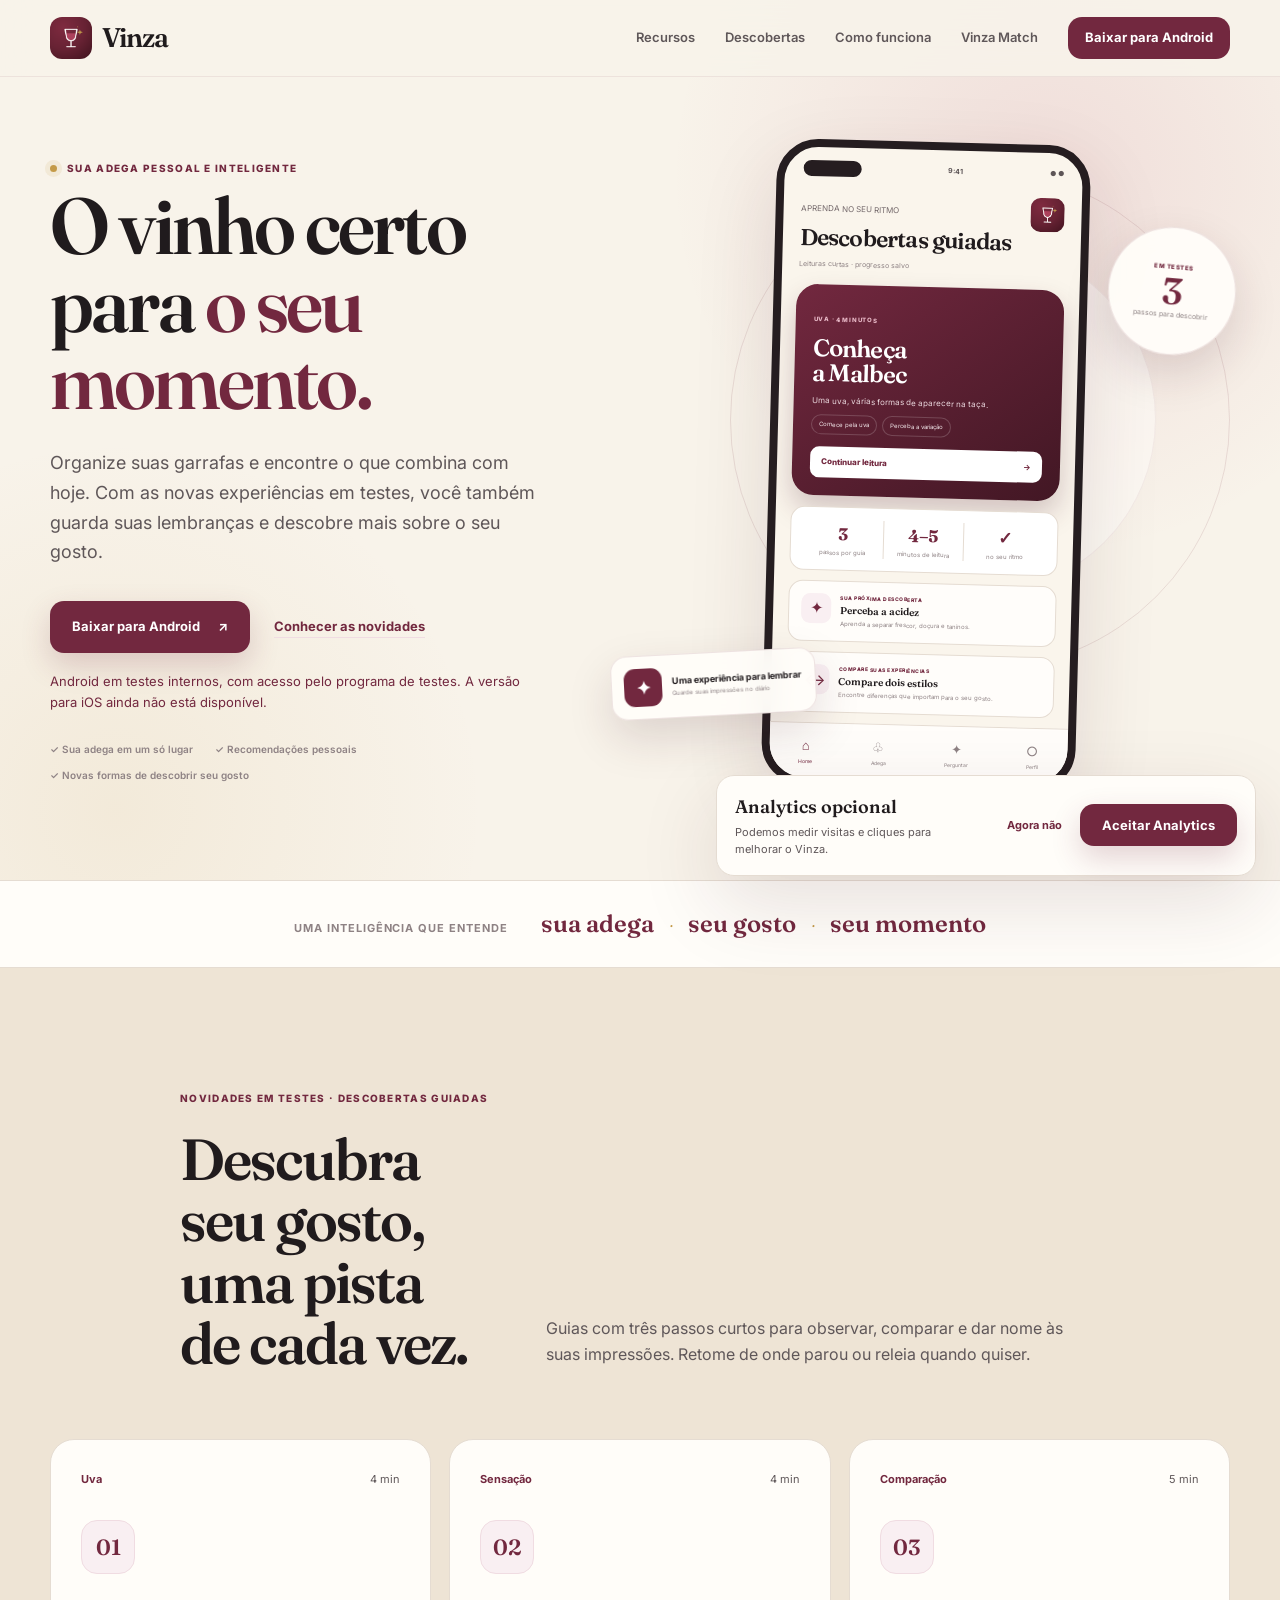
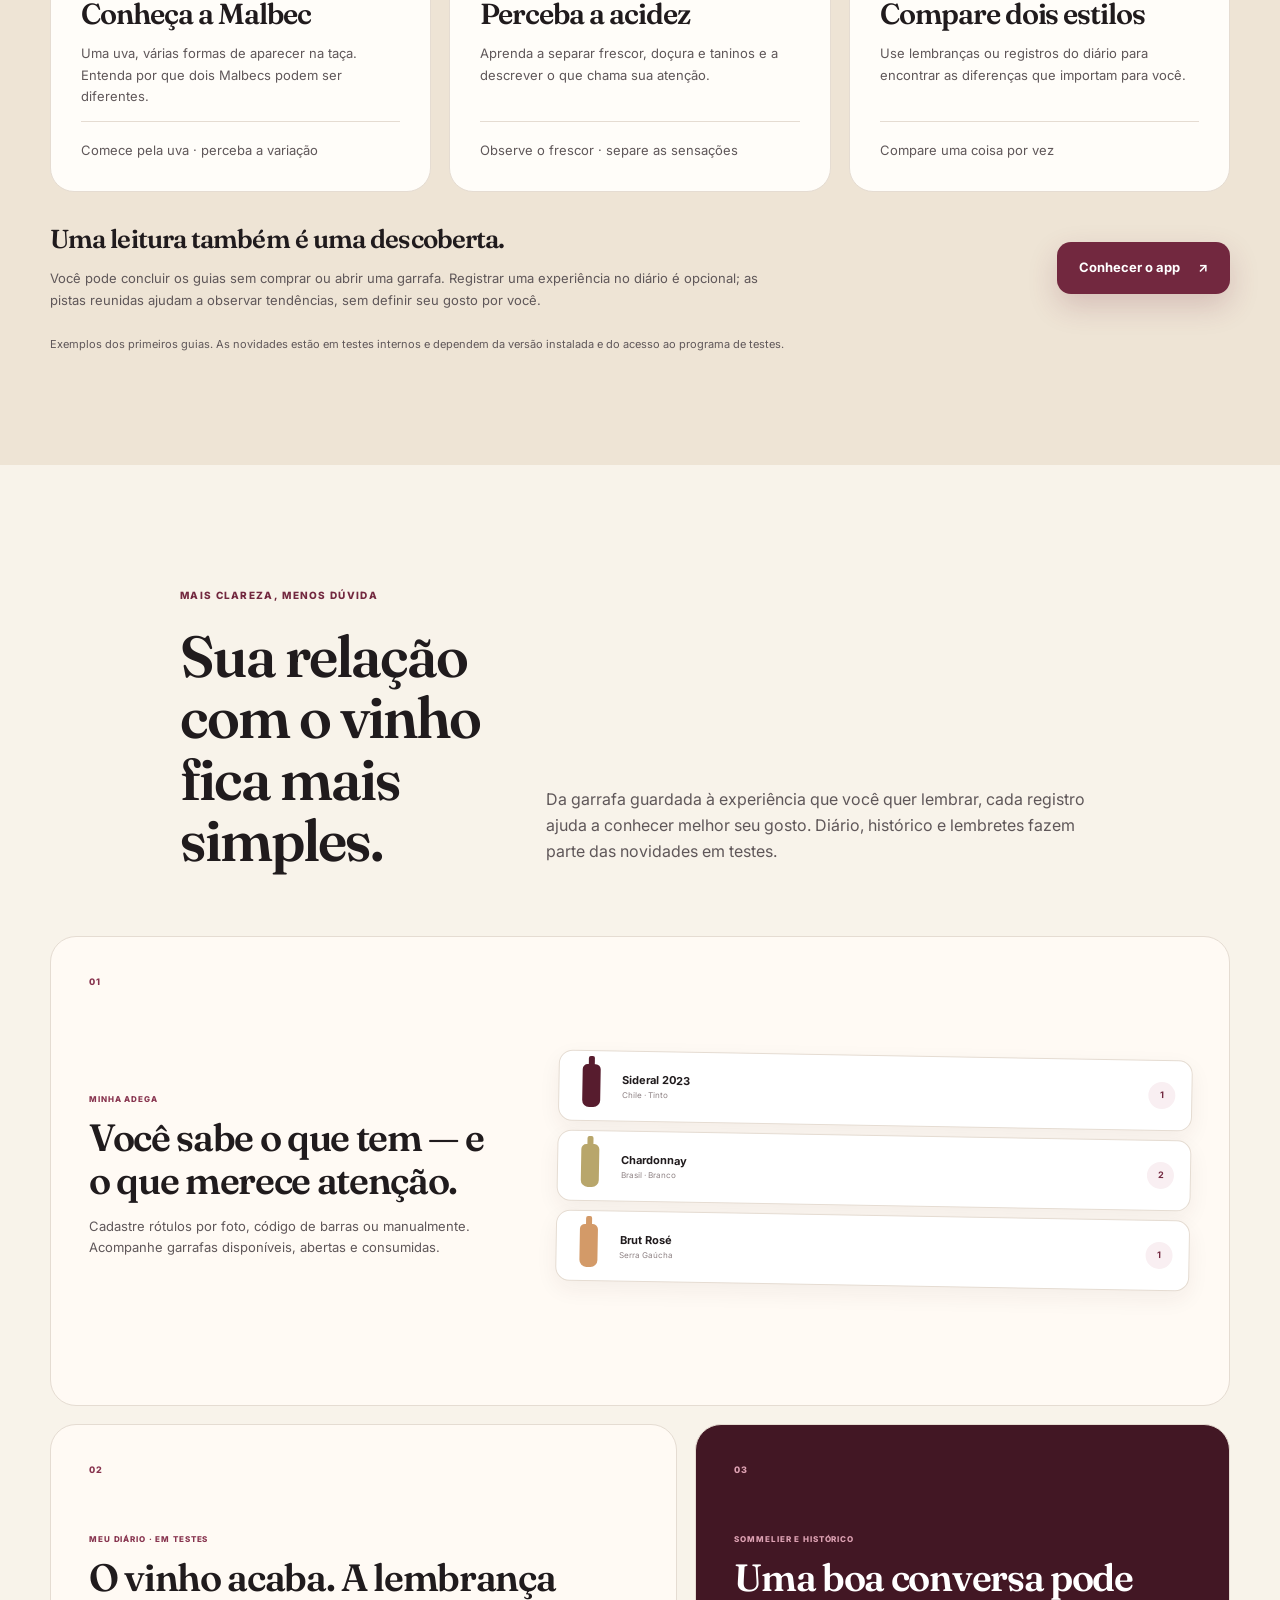
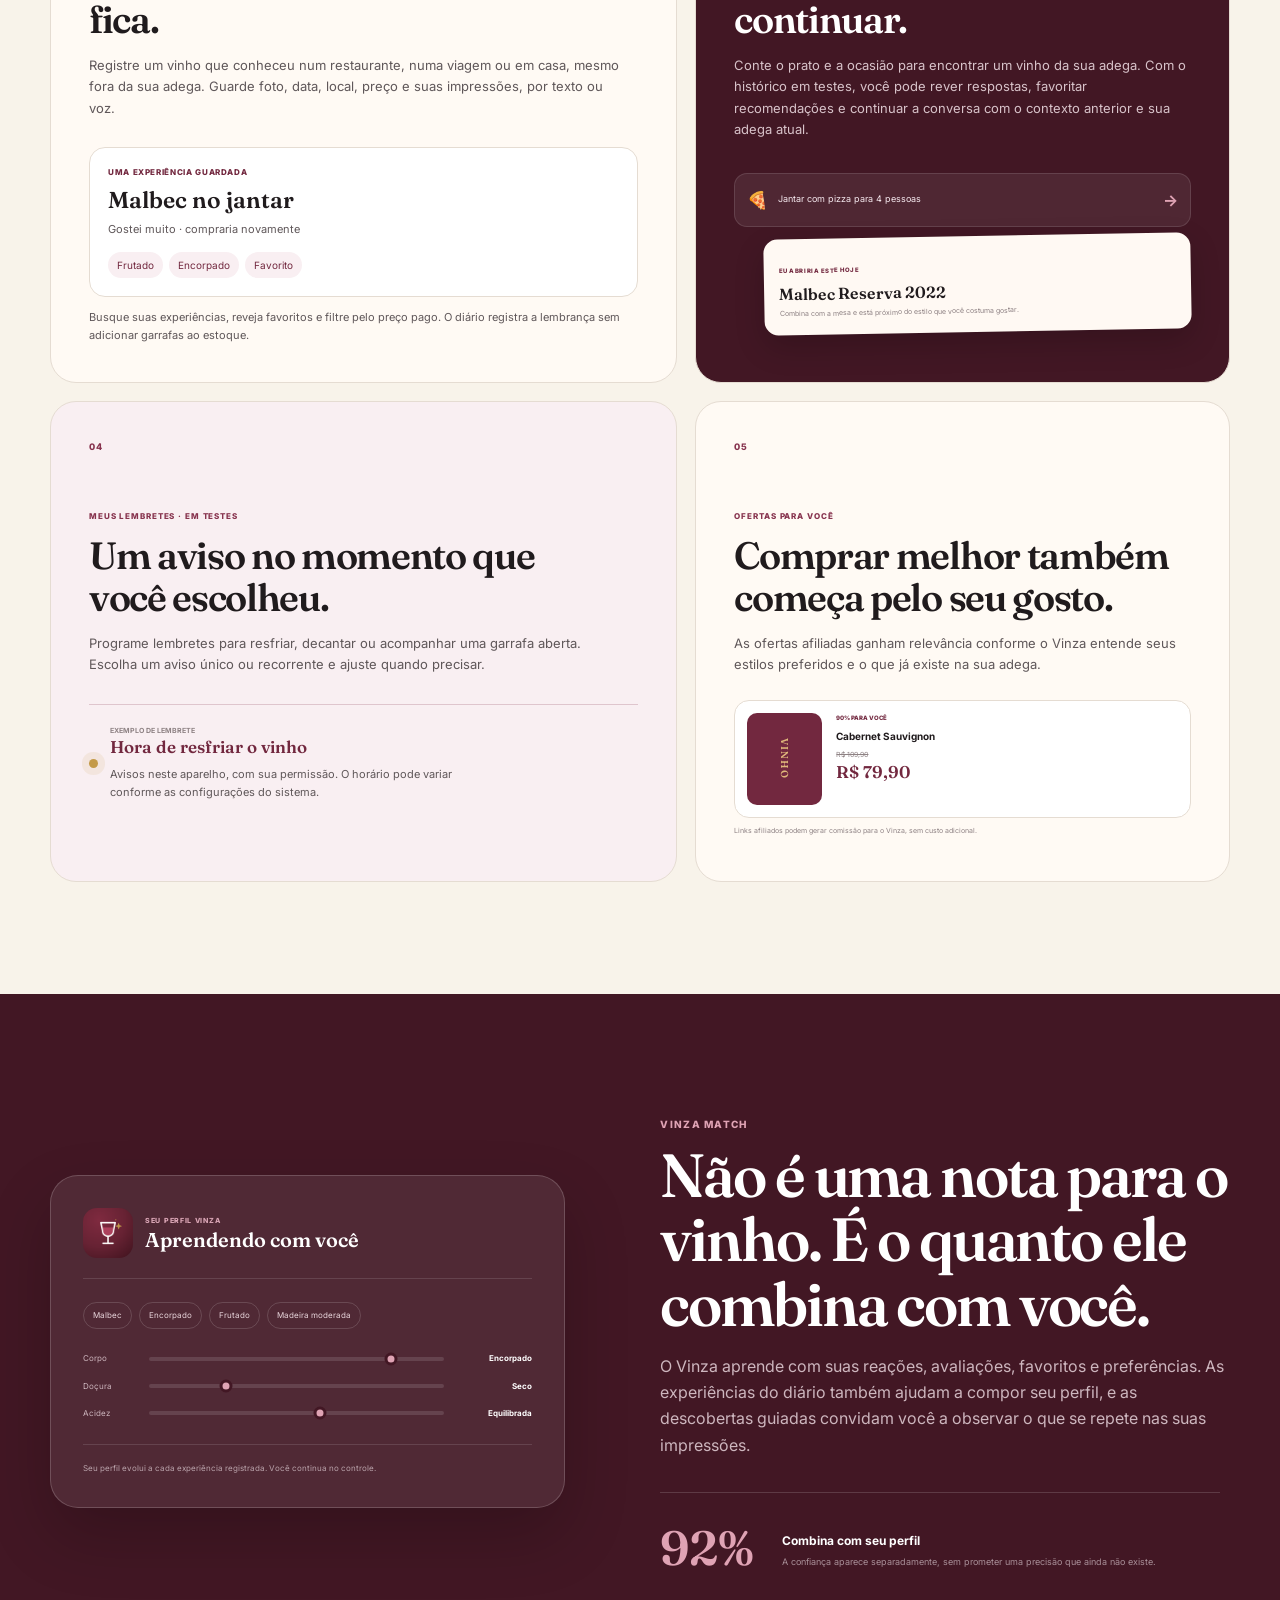
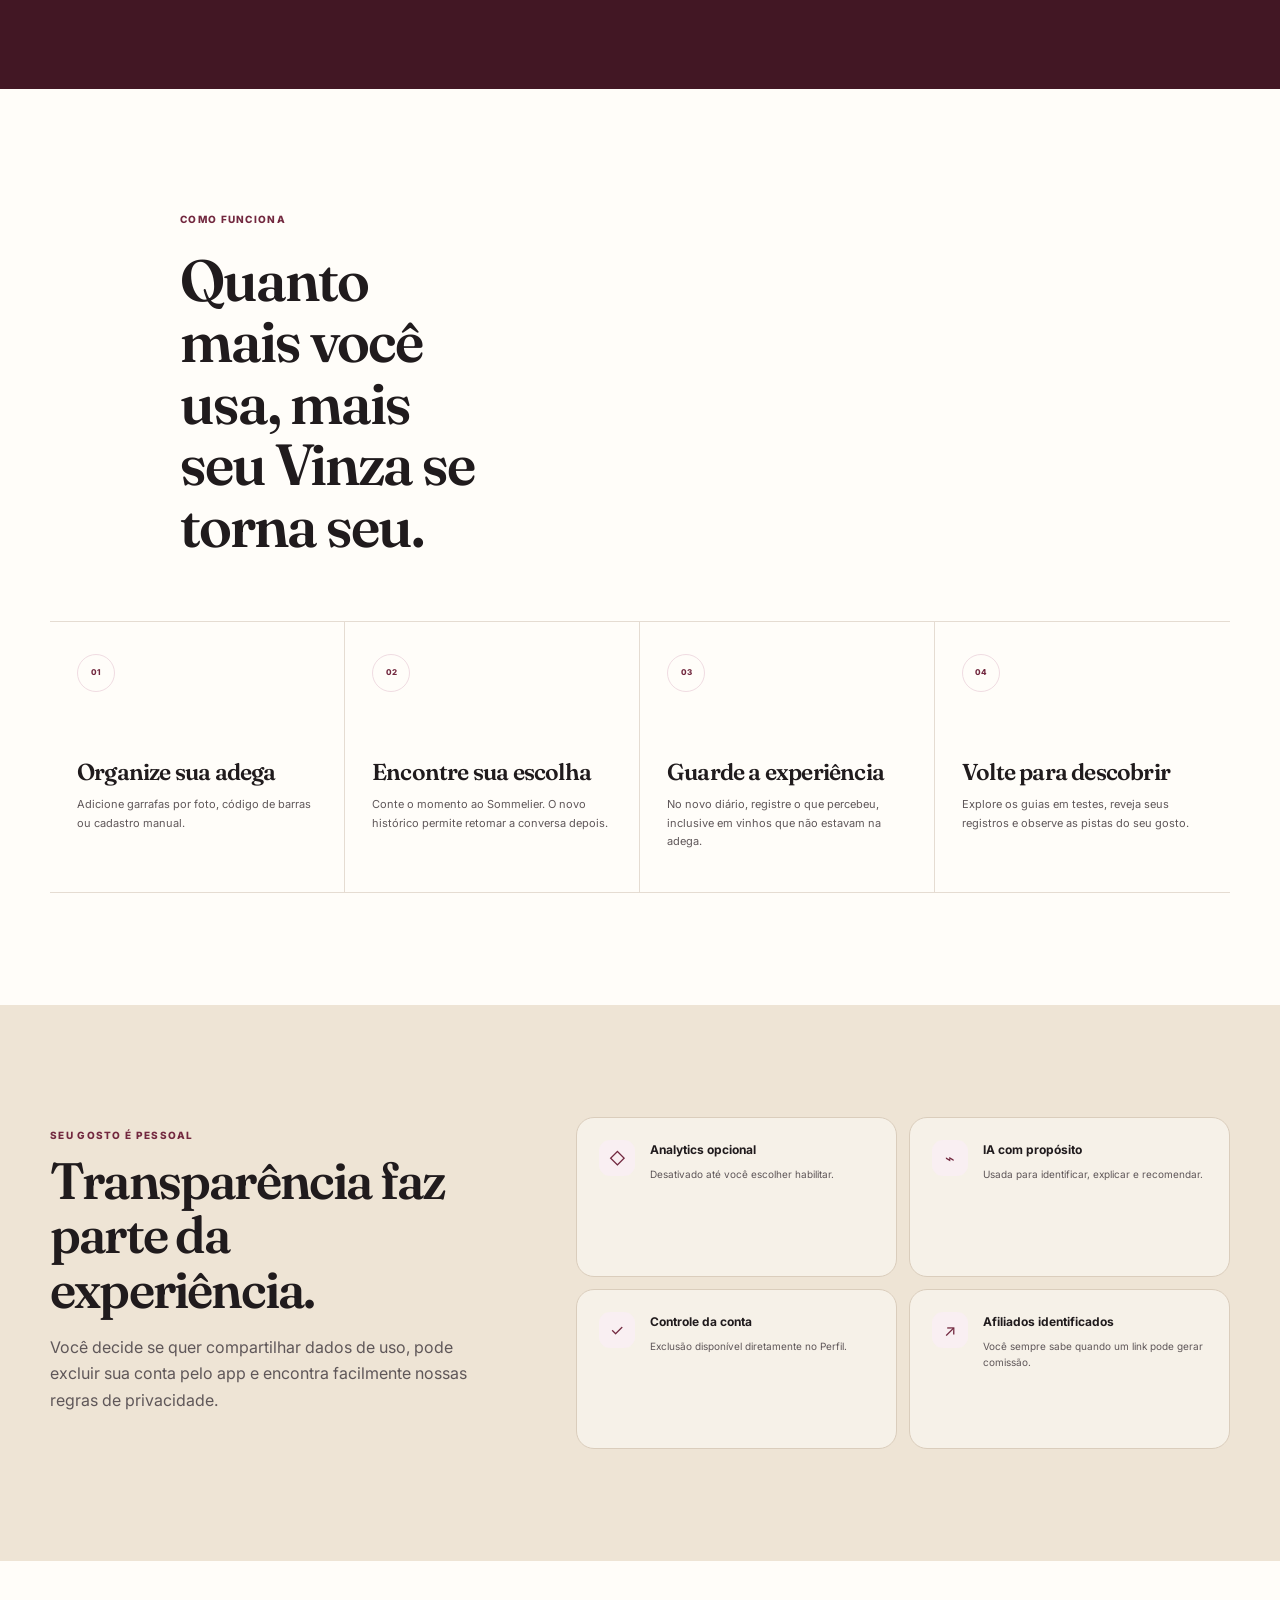
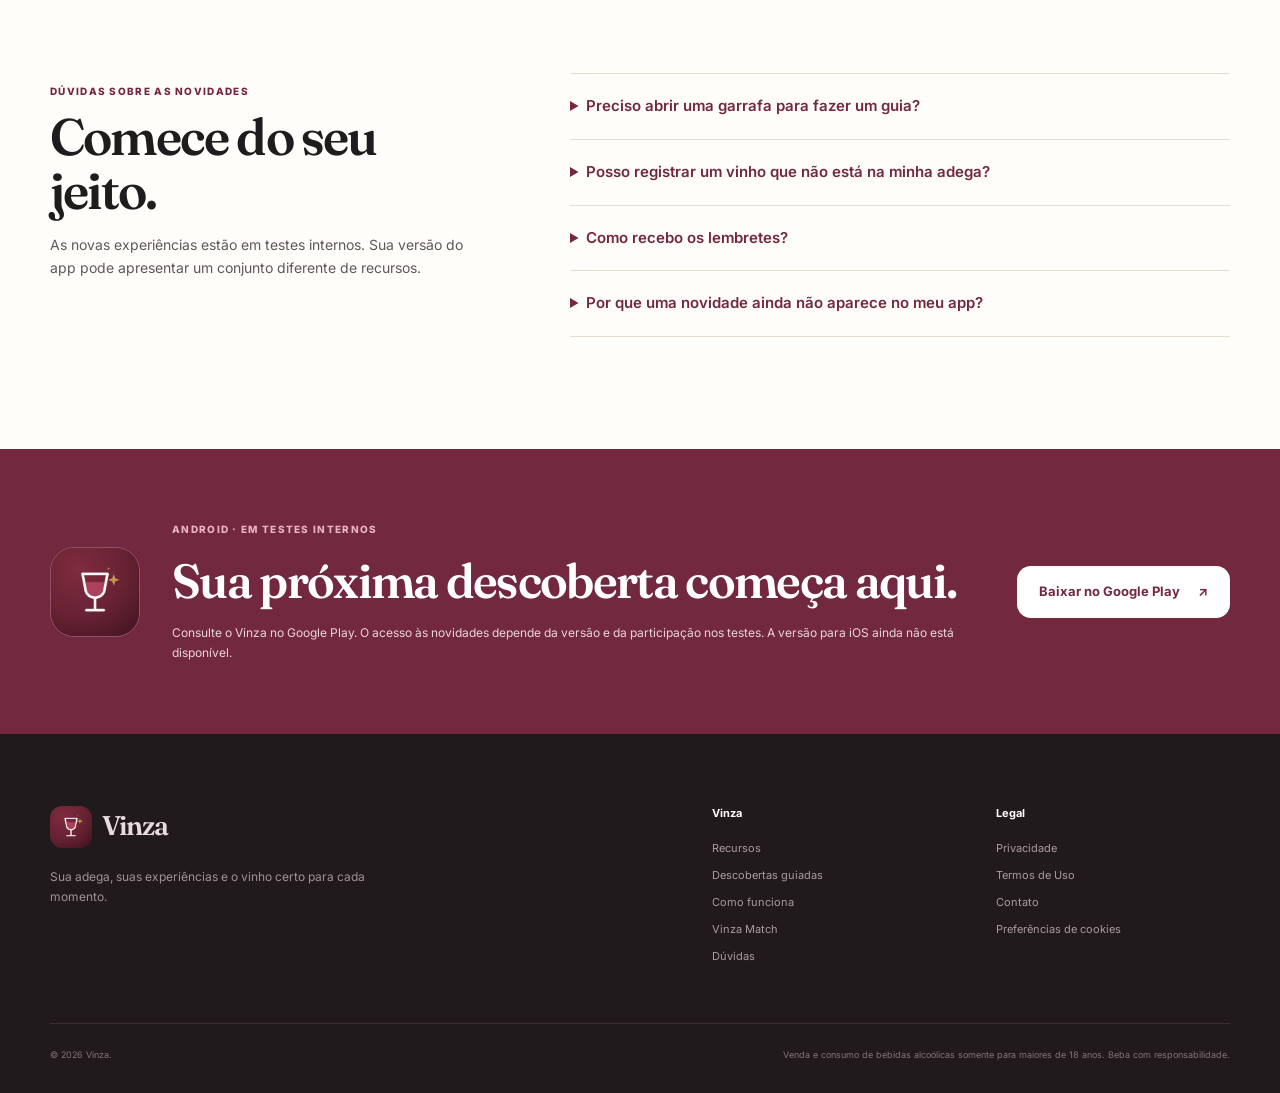
<file: index.html>
<!doctype html>
<html lang="pt-BR">
<head>
  <meta charset="utf-8">
  <meta name="viewport" content="width=device-width, initial-scale=1">
  <title>Vinza — Sua adega entende você</title>
  <meta name="description" content="Organize sua adega, guarde suas experiências e conheça as novidades em testes do Vinza: descobertas guiadas, diário, histórico do Sommelier e lembretes.">
  <meta name="theme-color" content="#72283f">
  <meta property="og:type" content="website">
  <meta property="og:locale" content="pt_BR">
  <meta property="og:title" content="Vinza — Sua adega entende você">
  <meta property="og:description" content="Sua adega, suas experiências e novas descobertas sobre o seu gosto. Conheça as novidades em testes do Vinza.">
  <meta property="og:url" content="https://vinza.app/">
  <meta property="og:image" content="https://vinza.app/assets/vinza-icon.png">
  <link rel="canonical" href="https://vinza.app/">
  <link rel="icon" href="assets/vinza-icon.png" type="image/png">
  <link rel="apple-touch-icon" href="assets/vinza-icon.png">
  <link rel="preconnect" href="https://fonts.googleapis.com">
  <link rel="preconnect" href="https://fonts.gstatic.com" crossorigin>
  <link href="https://fonts.googleapis.com/css2?family=Fraunces:opsz,wght@9..144,500;9..144,600&amp;family=Inter:wght@400;500;600;700&amp;display=swap" rel="stylesheet">
  <link rel="stylesheet" href="styles.css">
</head>
<body>
  <header class="site-header">
    <nav class="container nav" aria-label="Navegação principal">
      <a class="brand" href="#inicio" aria-label="Vinza — início">
        <img src="assets/vinza-icon.png" alt="" width="42" height="42">
        <span>Vinza</span>
      </a>
      <button class="menu-button" type="button" aria-label="Abrir menu" aria-expanded="false">
        <svg viewBox="0 0 24 24" aria-hidden="true"><path d="M4 7h16M4 12h16M4 17h16"/></svg>
      </button>
      <div class="nav-links">
        <a href="#recursos" data-nav-destination="recursos">Recursos</a>
        <a href="#descobertas" data-nav-destination="descobertas">Descobertas</a>
        <a href="#como-funciona" data-nav-destination="como_funciona">Como funciona</a>
        <a href="#inteligencia" data-nav-destination="vinza_match">Vinza Match</a>
        <a class="button button-small" href="#download" data-nav-destination="download">Baixar para Android</a>
      </div>
    </nav>
  </header>

  <main>
    <section class="hero" id="inicio">
      <div class="container hero-grid">
        <div class="hero-copy reveal">
          <p class="eyebrow"><span></span> Sua adega pessoal e inteligente</p>
          <h1>O vinho certo para <em>o seu momento.</em></h1>
          <p class="lead">Organize suas garrafas e encontre o que combina com hoje. Com as novas experiências em testes, você também guarda suas lembranças e descobre mais sobre o seu gosto.</p>
          <div class="hero-actions">
            <a class="button" href="https://play.google.com/store/apps/details?id=app.mtlabsbr.vinza" target="_blank" rel="noopener noreferrer" data-analytics-event="android_download_clicked" data-analytics-source="site_hero">Baixar para Android <span>↗</span></a>
            <a class="text-link" href="#descobertas" data-nav-destination="descobertas" data-nav-location="hero">Conhecer as novidades</a>
          </div>
          <p class="availability-note">Android em testes internos, com acesso pelo programa de testes. A versão para iOS ainda não está disponível.</p>
          <div class="hero-notes" aria-label="Destaques do Vinza">
            <span>✓ Sua adega em um só lugar</span>
            <span>✓ Recomendações pessoais</span>
            <span>✓ Novas formas de descobrir seu gosto</span>
          </div>
        </div>

        <div class="hero-visual reveal" role="img" aria-label="Ilustração das descobertas guiadas em testes: Conheça a Malbec, Perceba a acidez e Compare dois estilos, com progresso salvo.">
          <div class="halo halo-one"></div>
          <div class="halo halo-two"></div>
          <div class="phone" aria-hidden="true">
            <div class="phone-top"><i></i><span>9:41</span><b>● ●</b></div>
            <div class="app-head">
              <div><small>APRENDA NO SEU RITMO</small><h2>Descobertas guiadas</h2><p>Leituras curtas · progresso salvo</p></div>
              <img src="assets/vinza-icon.png" alt="Logo do Vinza">
            </div>
            <div class="sommelier-card">
              <small>UVA · 4 MINUTOS</small>
              <h3>Conheça<br>a Malbec</h3>
              <p>Uma uva, várias formas de aparecer na taça.</p>
              <div><span>Comece pela uva</span><span>Perceba a variação</span></div>
              <div class="preview-action">Continuar leitura <b>→</b></div>
            </div>
            <div class="cellar-summary">
              <div><b>3</b><span>passos por guia</span></div>
              <div><b>4–5</b><span>minutos de leitura</span></div>
              <div><b>✓</b><span>no seu ritmo</span></div>
            </div>
            <div class="insight"><span>✦</span><div><small>SUA PRÓXIMA DESCOBERTA</small><strong>Perceba a acidez</strong><p>Aprenda a separar frescor, doçura e taninos.</p></div></div>
            <div class="insight"><span>↔</span><div><small>COMPARE SUAS EXPERIÊNCIAS</small><strong>Compare dois estilos</strong><p>Encontre diferenças que importam para o seu gosto.</p></div></div>
            <div class="app-nav"><span>⌂<small>Home</small></span><span>♧<small>Adega</small></span><span>✦<small>Perguntar</small></span><span>○<small>Perfil</small></span></div>
          </div>
          <div class="match-float" aria-hidden="true"><small>EM TESTES</small><strong>3</strong><span>passos para descobrir</span></div>
          <div class="bottle-float" aria-hidden="true"><span>✦</span><div><strong>Uma experiência para lembrar</strong><small>Guarde suas impressões no diário</small></div></div>
        </div>
      </div>
    </section>

    <section class="promise-strip" aria-label="Proposta do Vinza">
      <div class="container">
        <p>Uma inteligência que entende</p>
        <span>sua adega</span><i>·</i><span>seu gosto</span><i>·</i><span>seu momento</span>
      </div>
    </section>

    <section class="section discoveries-section" id="descobertas">
      <div class="container">
        <div class="section-heading reveal">
          <p class="kicker">Novidades em testes · Descobertas guiadas</p>
          <h2>Descubra seu gosto, uma pista de cada vez.</h2>
          <p>Guias com três passos curtos para observar, comparar e dar nome às suas impressões. Retome de onde parou ou releia quando quiser.</p>
        </div>
        <div class="discovery-grid">
          <article class="discovery-card reveal">
            <p class="guide-meta">Uva <span>4 min</span></p>
            <span class="guide-symbol" aria-hidden="true">01</span>
            <h3>Conheça a Malbec</h3>
            <p>Uma uva, várias formas de aparecer na taça. Entenda por que dois Malbecs podem ser diferentes.</p>
            <p class="guide-footer">Comece pela uva · perceba a variação</p>
          </article>
          <article class="discovery-card reveal">
            <p class="guide-meta">Sensação <span>4 min</span></p>
            <span class="guide-symbol" aria-hidden="true">02</span>
            <h3>Perceba a acidez</h3>
            <p>Aprenda a separar frescor, doçura e taninos e a descrever o que chama sua atenção.</p>
            <p class="guide-footer">Observe o frescor · separe as sensações</p>
          </article>
          <article class="discovery-card reveal">
            <p class="guide-meta">Comparação <span>5 min</span></p>
            <span class="guide-symbol" aria-hidden="true">03</span>
            <h3>Compare dois estilos</h3>
            <p>Use lembranças ou registros do diário para encontrar as diferenças que importam para você.</p>
            <p class="guide-footer">Compare uma coisa por vez</p>
          </article>
        </div>
        <div class="discovery-invitation reveal">
          <div><h3>Uma leitura também é uma descoberta.</h3><p>Você pode concluir os guias sem comprar ou abrir uma garrafa. Registrar uma experiência no diário é opcional; as pistas reunidas ajudam a observar tendências, sem definir seu gosto por você.</p></div>
          <a class="button" href="https://play.google.com/store/apps/details?id=app.mtlabsbr.vinza" target="_blank" rel="noopener noreferrer" data-analytics-event="android_download_clicked" data-analytics-source="site_discoveries">Conhecer o app <span>↗</span></a>
        </div>
        <p class="release-note">Exemplos dos primeiros guias. As novidades estão em testes internos e dependem da versão instalada e do acesso ao programa de testes.</p>
      </div>
    </section>

    <section class="section" id="recursos">
      <div class="container">
        <div class="section-heading reveal">
          <p class="kicker">Mais clareza, menos dúvida</p>
          <h2>Sua relação com o vinho fica mais simples.</h2>
          <p>Da garrafa guardada à experiência que você quer lembrar, cada registro ajuda a conhecer melhor seu gosto. Diário, histórico e lembretes fazem parte das novidades em testes.</p>
        </div>
        <div class="feature-grid">
          <article class="feature feature-cellar reveal">
            <span class="feature-number">01</span>
            <div class="feature-copy"><small>MINHA ADEGA</small><h3>Você sabe o que tem — e o que merece atenção.</h3><p>Cadastre rótulos por foto, código de barras ou manualmente. Acompanhe garrafas disponíveis, abertas e consumidas.</p></div>
            <div class="bottle-list">
              <div><i class="wine-bottle"></i><span><strong>Sideral 2023</strong><small>Chile · Tinto</small></span><b>1</b></div>
              <div><i class="wine-bottle pale"></i><span><strong>Chardonnay</strong><small>Brasil · Branco</small></span><b>2</b></div>
              <div><i class="wine-bottle gold"></i><span><strong>Brut Rosé</strong><small>Serra Gaúcha</small></span><b>1</b></div>
            </div>
          </article>

          <article class="feature feature-diary reveal">
            <span class="feature-number">02</span>
            <div class="feature-copy"><small>MEU DIÁRIO · EM TESTES</small><h3>O vinho acaba. A lembrança fica.</h3><p>Registre um vinho que conheceu num restaurante, numa viagem ou em casa, mesmo fora da sua adega. Guarde foto, data, local, preço e suas impressões, por texto ou voz.</p></div>
            <div class="diary-demo" aria-label="Exemplo ilustrativo de uma experiência no diário">
              <div><small>UMA EXPERIÊNCIA GUARDADA</small><strong>Malbec no jantar</strong><span>Gostei muito · compraria novamente</span></div>
              <div class="diary-tags"><span>Frutado</span><span>Encorpado</span><span>Favorito</span></div>
            </div>
            <p class="feature-detail">Busque suas experiências, reveja favoritos e filtre pelo preço pago. O diário registra a lembrança sem adicionar garrafas ao estoque.</p>
          </article>

          <article class="feature feature-today reveal">
            <span class="feature-number">03</span>
            <div class="feature-copy"><small>SOMMELIER E HISTÓRICO</small><h3>Uma boa conversa pode continuar.</h3><p>Conte o prato e a ocasião para encontrar um vinho da sua adega. Com o histórico em testes, você pode rever respostas, favoritar recomendações e continuar a conversa com o contexto anterior e sua adega atual.</p></div>
            <div class="prompt-demo"><span>🍕</span><p>Jantar com pizza para 4 pessoas</p><b>→</b></div>
            <div class="recommend-demo"><small>EU ABRIRIA ESTE HOJE</small><strong>Malbec Reserva 2022</strong><p>Combina com a mesa e está próximo do estilo que você costuma gostar.</p></div>
          </article>

          <article class="feature feature-open reveal">
            <span class="feature-number">04</span>
            <div class="feature-copy"><small>MEUS LEMBRETES · EM TESTES</small><h3>Um aviso no momento que você escolheu.</h3><p>Programe lembretes para resfriar, decantar ou acompanhar uma garrafa aberta. Escolha um aviso único ou recorrente e ajuste quando precisar.</p></div>
            <div class="open-status"><i></i><span><small>EXEMPLO DE LEMBRETE</small><strong>Hora de resfriar o vinho</strong><span class="reminder-note">Avisos neste aparelho, com sua permissão. O horário pode variar conforme as configurações do sistema.</span></span></div>
          </article>

          <article class="feature feature-offers reveal">
            <span class="feature-number">05</span>
            <div class="feature-copy"><small>OFERTAS PARA VOCÊ</small><h3>Comprar melhor também começa pelo seu gosto.</h3><p>As ofertas afiliadas ganham relevância conforme o Vinza entende seus estilos preferidos e o que já existe na sua adega.</p></div>
            <div class="offer-demo"><span class="offer-art">VINHO</span><div><small>90% PARA VOCÊ</small><strong>Cabernet Sauvignon</strong><s>R$ 109,90</s><b>R$ 79,90</b></div></div>
            <p class="affiliate-note">Links afiliados podem gerar comissão para o Vinza, sem custo adicional.</p>
          </article>
        </div>
      </div>
    </section>

    <section class="section intelligence" id="inteligencia">
      <div class="container intelligence-grid">
        <div class="taste-card reveal">
          <div class="taste-head"><img src="assets/vinza-icon.png" alt=""><span><small>SEU PERFIL VINZA</small><strong>Aprendendo com você</strong></span></div>
          <div class="taste-tags"><span>Malbec</span><span>Encorpado</span><span>Frutado</span><span>Madeira moderada</span></div>
          <div class="taste-line"><span>Corpo</span><i><b style="--score:82%"></b></i><strong>Encorpado</strong></div>
          <div class="taste-line"><span>Doçura</span><i><b style="--score:26%"></b></i><strong>Seco</strong></div>
          <div class="taste-line"><span>Acidez</span><i><b style="--score:58%"></b></i><strong>Equilibrada</strong></div>
          <p>Seu perfil evolui a cada experiência registrada. Você continua no controle.</p>
        </div>
        <div class="intelligence-copy reveal">
          <p class="kicker">Vinza Match</p>
          <h2>Não é uma nota para o vinho. É o quanto ele combina com você.</h2>
          <p>O Vinza aprende com suas reações, avaliações, favoritos e preferências. As experiências do diário também ajudam a compor seu perfil, e as descobertas guiadas convidam você a observar o que se repete nas suas impressões.</p>
          <div class="confidence-note"><span>92%</span><div><strong>Combina com seu perfil</strong><p>A confiança aparece separadamente, sem prometer uma precisão que ainda não existe.</p></div></div>
        </div>
      </div>
    </section>

    <section class="section steps-section" id="como-funciona">
      <div class="container">
        <div class="section-heading reveal"><p class="kicker">Como funciona</p><h2>Quanto mais você usa, mais seu Vinza se torna seu.</h2></div>
        <div class="steps">
          <article class="reveal"><span>01</span><h3>Organize sua adega</h3><p>Adicione garrafas por foto, código de barras ou cadastro manual.</p></article>
          <article class="reveal"><span>02</span><h3>Encontre sua escolha</h3><p>Conte o momento ao Sommelier. O novo histórico permite retomar a conversa depois.</p></article>
          <article class="reveal"><span>03</span><h3>Guarde a experiência</h3><p>No novo diário, registre o que percebeu, inclusive em vinhos que não estavam na adega.</p></article>
          <article class="reveal"><span>04</span><h3>Volte para descobrir</h3><p>Explore os guias em testes, reveja seus registros e observe as pistas do seu gosto.</p></article>
        </div>
      </div>
    </section>

    <section class="section trust-section">
      <div class="container trust-grid">
        <div class="trust-copy reveal"><p class="kicker">Seu gosto é pessoal</p><h2>Transparência faz parte da experiência.</h2><p>Você decide se quer compartilhar dados de uso, pode excluir sua conta pelo app e encontra facilmente nossas regras de privacidade.</p></div>
        <div class="trust-points reveal">
          <div><span>◇</span><p><strong>Analytics opcional</strong>Desativado até você escolher habilitar.</p></div>
          <div><span>⌁</span><p><strong>IA com propósito</strong>Usada para identificar, explicar e recomendar.</p></div>
          <div><span>✓</span><p><strong>Controle da conta</strong>Exclusão disponível diretamente no Perfil.</p></div>
          <div><span>↗</span><p><strong>Afiliados identificados</strong>Você sempre sabe quando um link pode gerar comissão.</p></div>
        </div>
      </div>
    </section>

    <section class="section faq-section" id="duvidas">
      <div class="container faq-grid">
        <div class="reveal"><p class="kicker">Dúvidas sobre as novidades</p><h2>Comece do seu jeito.</h2><p>As novas experiências estão em testes internos. Sua versão do app pode apresentar um conjunto diferente de recursos.</p></div>
        <div class="faq-list reveal">
          <details data-faq="guides_without_bottle"><summary>Preciso abrir uma garrafa para fazer um guia?</summary><p>Você pode usar lembranças ou experiências já registradas e concluir a leitura no seu ritmo. Não é necessário comprar vinho, abrir uma garrafa ou fazer uma avaliação para concluir.</p></details>
          <details data-faq="diary_without_cellar"><summary>Posso registrar um vinho que não está na minha adega?</summary><p>Sim. Na versão com Meu diário, você registra experiências de restaurantes, viagens ou outros momentos sem criar estoque. Foto, local, preço e comentário são opcionais.</p></details>
          <details data-faq="local_reminders"><summary>Como recebo os lembretes?</summary><p>Os avisos são agendados no aparelho em que você os criou e precisam da permissão de notificações. Não são sincronizados entre aparelhos, e o horário pode variar conforme as permissões e configurações do sistema. Ao sair da conta, os avisos são suspensos.</p></details>
          <details data-faq="feature_availability"><summary>Por que uma novidade ainda não aparece no meu app?</summary><p>Descobertas guiadas, diário, histórico e lembretes estão em testes internos. A disponibilidade depende da versão instalada e do acesso ao programa de testes. Quando liberadas na sua versão, as novas experiências ficam no menu Perfil.</p></details>
        </div>
      </div>
    </section>

    <section class="download-section" id="download">
      <div class="container download-card reveal">
        <img src="assets/vinza-icon.png" alt="Logo do Vinza">
        <div><p class="kicker">Android · em testes internos</p><h2>Sua próxima descoberta começa aqui.</h2><p>Consulte o Vinza no Google Play. O acesso às novidades depende da versão e da participação nos testes. A versão para iOS ainda não está disponível.</p></div>
        <a class="button button-light" href="https://play.google.com/store/apps/details?id=app.mtlabsbr.vinza" target="_blank" rel="noopener noreferrer" data-analytics-event="android_download_clicked" data-analytics-source="site_download_section">Baixar no Google Play <span>↗</span></a>
      </div>
    </section>
  </main>

  <footer>
    <div class="container footer-grid">
      <div class="footer-brand"><a class="brand" href="#inicio"><img src="assets/vinza-icon.png" alt="" width="42" height="42"><span>Vinza</span></a><p>Sua adega, suas experiências e o vinho certo para cada momento.</p></div>
      <div><strong>Vinza</strong><a href="#recursos" data-nav-destination="recursos" data-nav-location="footer">Recursos</a><a href="#descobertas" data-nav-destination="descobertas" data-nav-location="footer">Descobertas guiadas</a><a href="#como-funciona" data-nav-destination="como_funciona" data-nav-location="footer">Como funciona</a><a href="#inteligencia" data-nav-destination="vinza_match" data-nav-location="footer">Vinza Match</a><a href="#duvidas" data-nav-destination="duvidas" data-nav-location="footer">Dúvidas</a></div>
      <div><strong>Legal</strong><a href="privacy.html" data-legal-link="privacy">Privacidade</a><a href="terms.html" data-legal-link="terms">Termos de Uso</a><a href="mailto:suporte@vinza.app" data-outbound-destination="support_email">Contato</a><button class="footer-preferences" type="button" data-analytics-preferences>Preferências de cookies</button></div>
    </div>
    <div class="container footer-bottom"><span>© <span data-year>2026</span> Vinza.</span><span>Venda e consumo de bebidas alcoólicas somente para maiores de 18 anos. Beba com responsabilidade.</span></div>
  </footer>
  <aside class="consent-banner" data-consent-banner hidden aria-labelledby="consent-title">
    <div><strong id="consent-title">Analytics opcional</strong><p>Podemos medir visitas e cliques para melhorar o Vinza.</p></div>
    <div class="consent-actions"><button type="button" class="consent-decline" data-consent="denied">Agora não</button><button type="button" class="button" data-consent="granted">Aceitar Analytics</button></div>
  </aside>
  <script src="analytics-config.js"></script>
  <script src="script.js"></script>
</body>
</html>
</file>
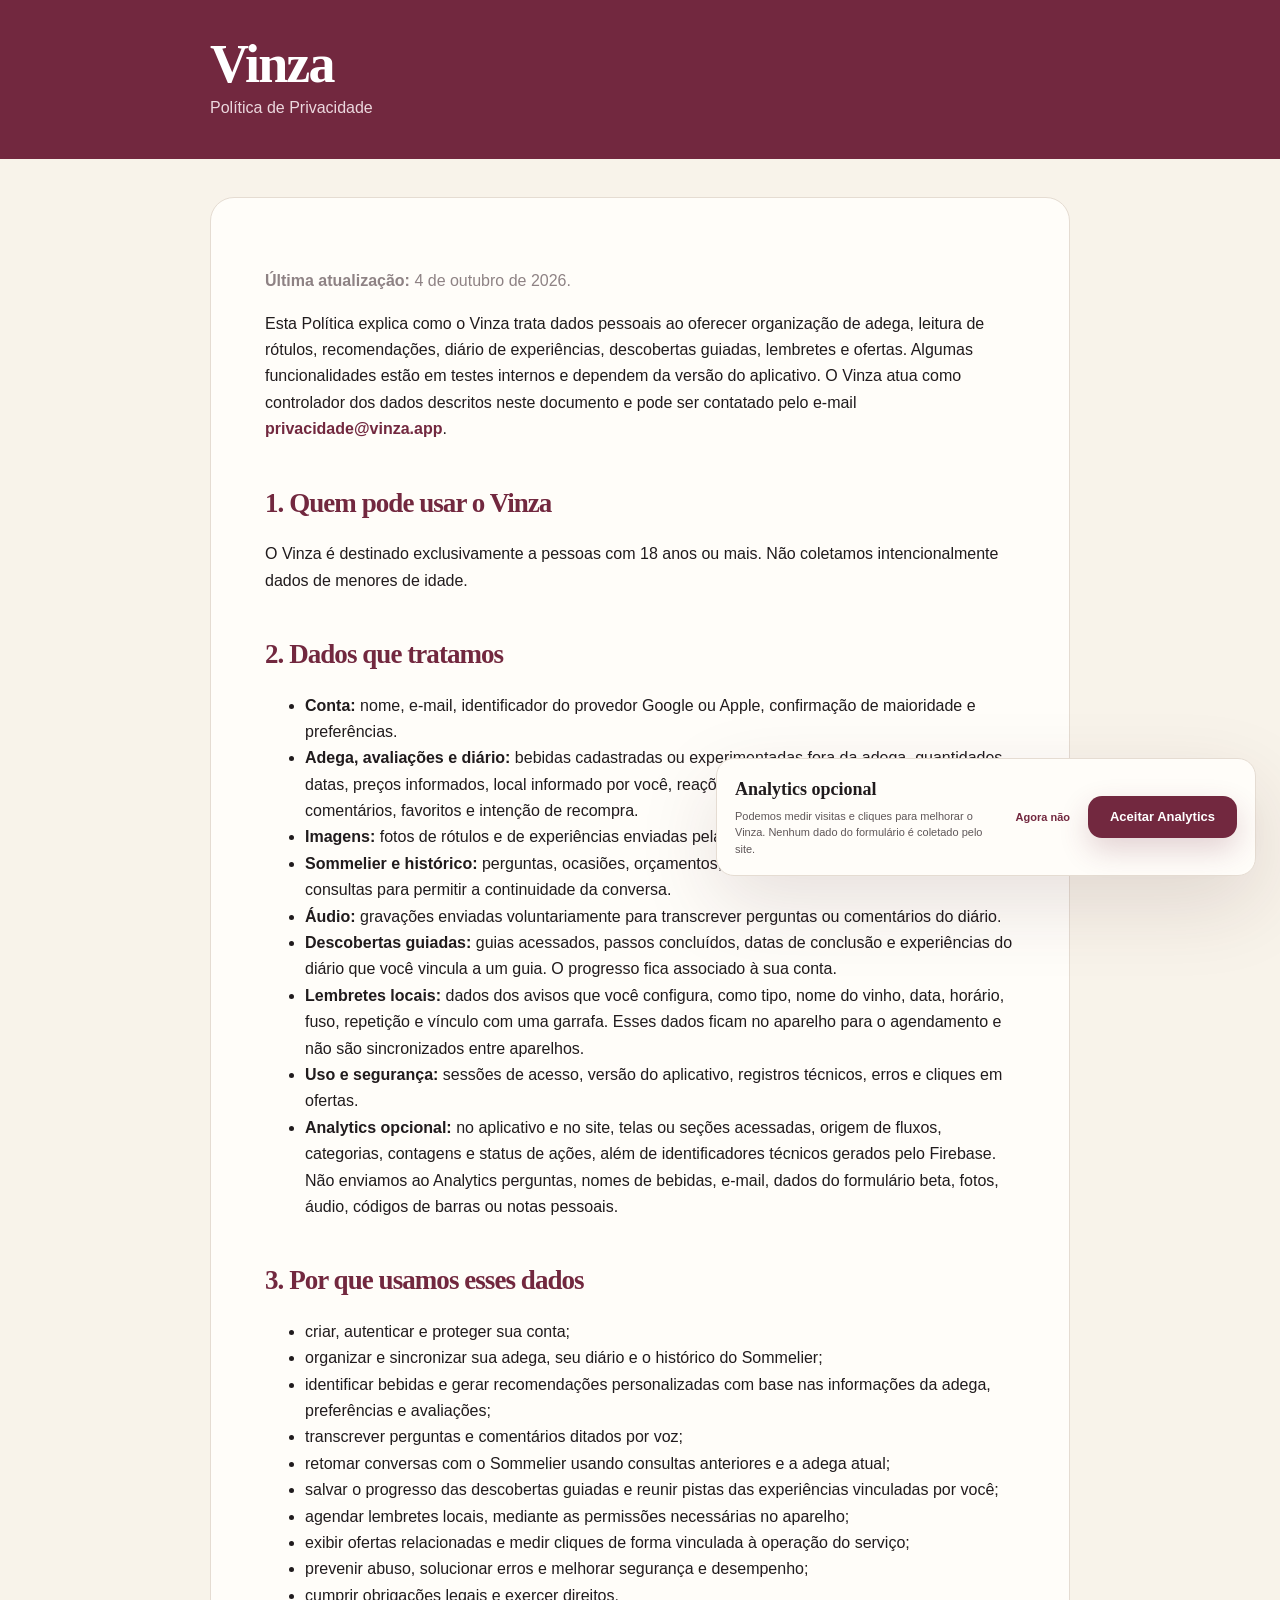
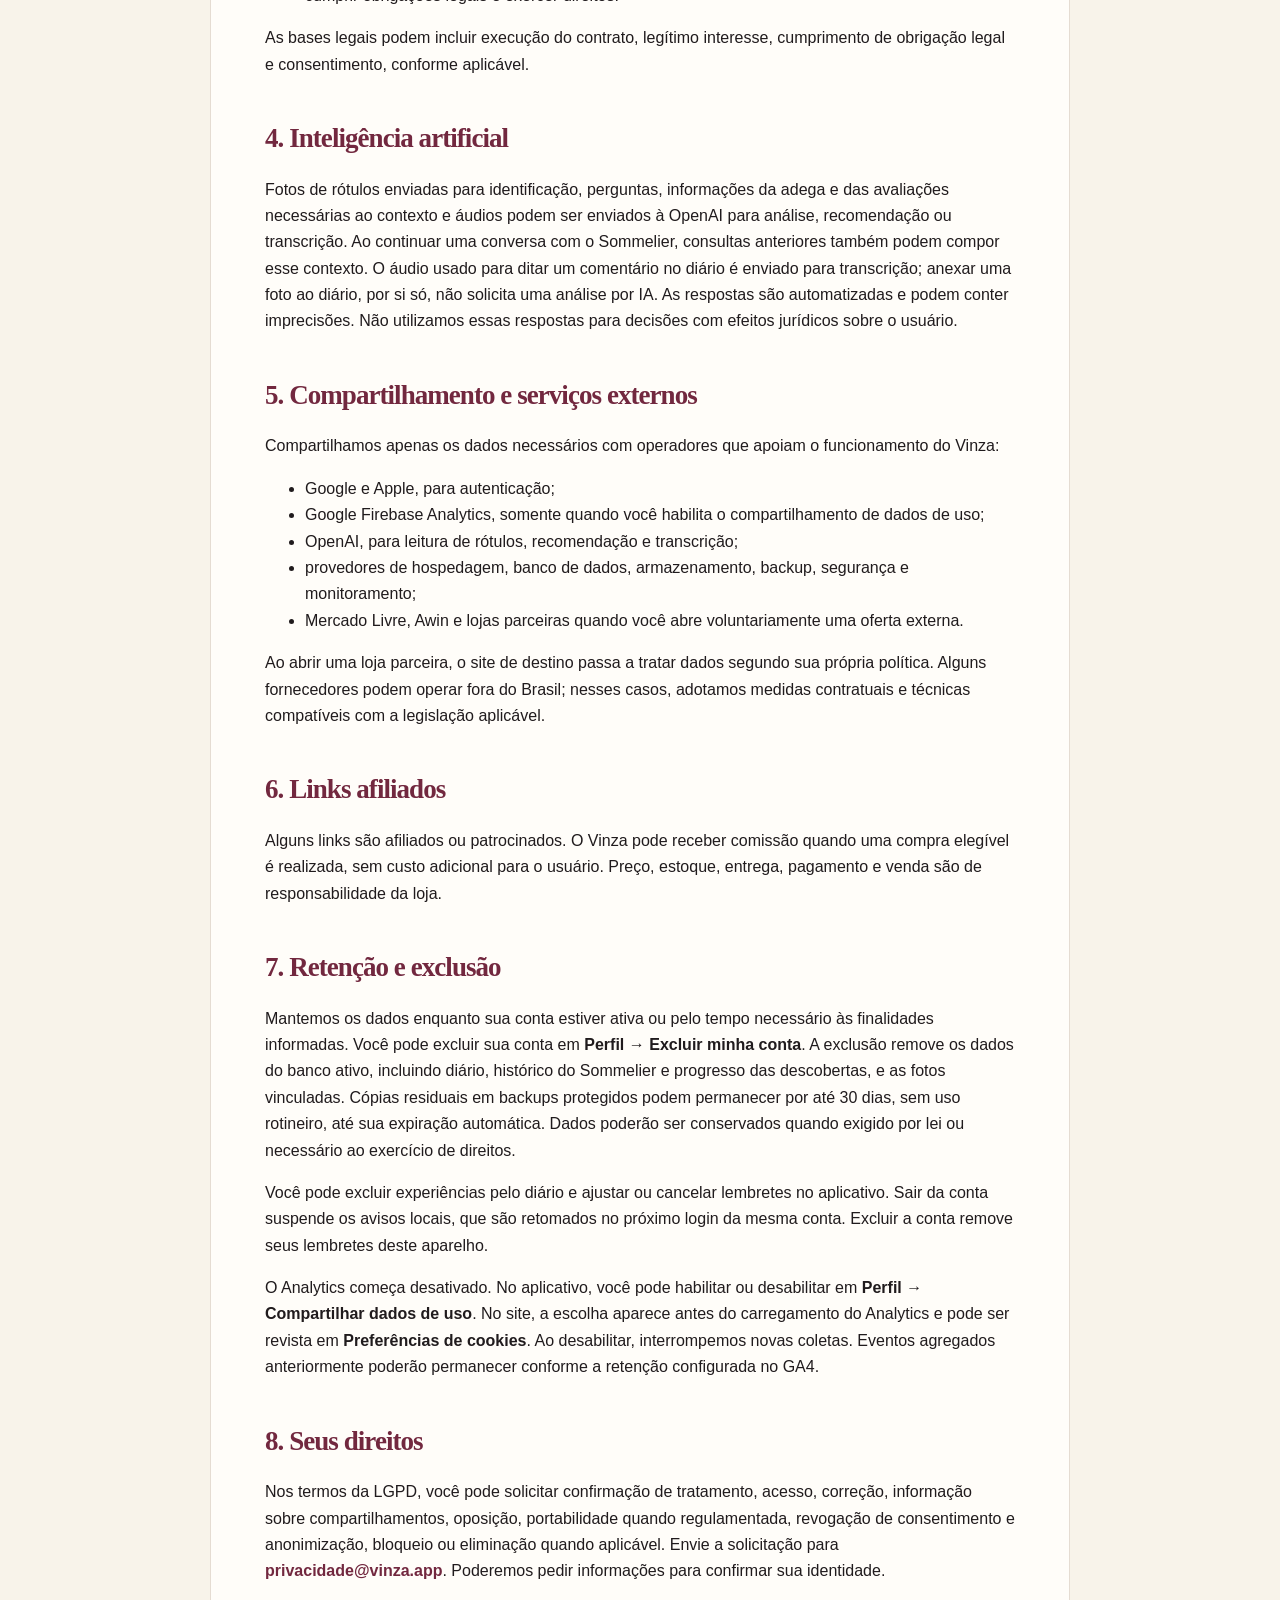
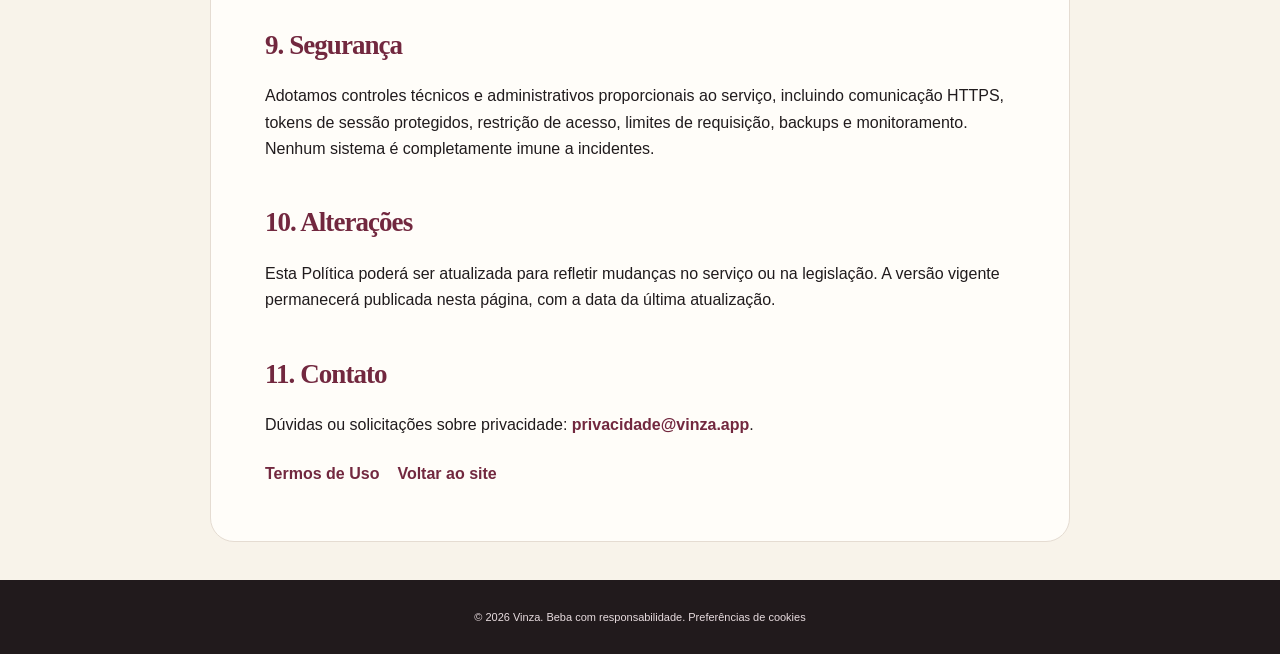
<file: privacy.html>
<!doctype html>
<html lang="pt-BR">
<head>
  <meta charset="utf-8">
  <meta name="viewport" content="width=device-width, initial-scale=1">
  <title>Política de Privacidade — Vinza</title>
  <meta name="description" content="Saiba como o Vinza coleta, utiliza, compartilha e elimina dados pessoais.">
  <link rel="stylesheet" href="styles.css">
</head>
<body class="legal-page">
  <header><div>
    <h1><a href="index.html">Vinza</a></h1>
    <p>Política de Privacidade</p>
  </div></header>
  <main>
    <p class="updated"><strong>Última atualização:</strong> 4 de outubro de 2026.</p>
    <p>Esta Política explica como o Vinza trata dados pessoais ao oferecer organização de adega, leitura de rótulos, recomendações, diário de experiências, descobertas guiadas, lembretes e ofertas. Algumas funcionalidades estão em testes internos e dependem da versão do aplicativo. O Vinza atua como controlador dos dados descritos neste documento e pode ser contatado pelo e-mail <a href="mailto:privacidade@vinza.app">privacidade@vinza.app</a>.</p>

    <h2>1. Quem pode usar o Vinza</h2>
    <p>O Vinza é destinado exclusivamente a pessoas com 18 anos ou mais. Não coletamos intencionalmente dados de menores de idade.</p>

    <h2>2. Dados que tratamos</h2>
    <ul>
      <li><strong>Conta:</strong> nome, e-mail, identificador do provedor Google ou Apple, confirmação de maioridade e preferências.</li>
      <li><strong>Adega, avaliações e diário:</strong> bebidas cadastradas ou experimentadas fora da adega, quantidades, datas, preços informados, local informado por você, reações, características percebidas, comentários, favoritos e intenção de recompra.</li>
      <li><strong>Imagens:</strong> fotos de rótulos e de experiências enviadas pela câmera ou galeria.</li>
      <li><strong>Sommelier e histórico:</strong> perguntas, ocasiões, orçamentos, respostas, favoritos e relações entre consultas para permitir a continuidade da conversa.</li>
      <li><strong>Áudio:</strong> gravações enviadas voluntariamente para transcrever perguntas ou comentários do diário.</li>
      <li><strong>Descobertas guiadas:</strong> guias acessados, passos concluídos, datas de conclusão e experiências do diário que você vincula a um guia. O progresso fica associado à sua conta.</li>
      <li><strong>Lembretes locais:</strong> dados dos avisos que você configura, como tipo, nome do vinho, data, horário, fuso, repetição e vínculo com uma garrafa. Esses dados ficam no aparelho para o agendamento e não são sincronizados entre aparelhos.</li>
      <li><strong>Uso e segurança:</strong> sessões de acesso, versão do aplicativo, registros técnicos, erros e cliques em ofertas.</li>
      <li><strong>Analytics opcional:</strong> no aplicativo e no site, telas ou seções acessadas, origem de fluxos, categorias, contagens e status de ações, além de identificadores técnicos gerados pelo Firebase. Não enviamos ao Analytics perguntas, nomes de bebidas, e-mail, dados do formulário beta, fotos, áudio, códigos de barras ou notas pessoais.</li>
    </ul>

    <h2>3. Por que usamos esses dados</h2>
    <ul>
      <li>criar, autenticar e proteger sua conta;</li>
      <li>organizar e sincronizar sua adega, seu diário e o histórico do Sommelier;</li>
      <li>identificar bebidas e gerar recomendações personalizadas com base nas informações da adega, preferências e avaliações;</li>
      <li>transcrever perguntas e comentários ditados por voz;</li>
      <li>retomar conversas com o Sommelier usando consultas anteriores e a adega atual;</li>
      <li>salvar o progresso das descobertas guiadas e reunir pistas das experiências vinculadas por você;</li>
      <li>agendar lembretes locais, mediante as permissões necessárias no aparelho;</li>
      <li>exibir ofertas relacionadas e medir cliques de forma vinculada à operação do serviço;</li>
      <li>prevenir abuso, solucionar erros e melhorar segurança e desempenho;</li>
      <li>cumprir obrigações legais e exercer direitos.</li>
    </ul>
    <p>As bases legais podem incluir execução do contrato, legítimo interesse, cumprimento de obrigação legal e consentimento, conforme aplicável.</p>

    <h2>4. Inteligência artificial</h2>
    <p>Fotos de rótulos enviadas para identificação, perguntas, informações da adega e das avaliações necessárias ao contexto e áudios podem ser enviados à OpenAI para análise, recomendação ou transcrição. Ao continuar uma conversa com o Sommelier, consultas anteriores também podem compor esse contexto. O áudio usado para ditar um comentário no diário é enviado para transcrição; anexar uma foto ao diário, por si só, não solicita uma análise por IA. As respostas são automatizadas e podem conter imprecisões. Não utilizamos essas respostas para decisões com efeitos jurídicos sobre o usuário.</p>

    <h2>5. Compartilhamento e serviços externos</h2>
    <p>Compartilhamos apenas os dados necessários com operadores que apoiam o funcionamento do Vinza:</p>
    <ul>
      <li>Google e Apple, para autenticação;</li>
      <li>Google Firebase Analytics, somente quando você habilita o compartilhamento de dados de uso;</li>
      <li>OpenAI, para leitura de rótulos, recomendação e transcrição;</li>
      <li>provedores de hospedagem, banco de dados, armazenamento, backup, segurança e monitoramento;</li>
      <li>Mercado Livre, Awin e lojas parceiras quando você abre voluntariamente uma oferta externa.</li>
    </ul>
    <p>Ao abrir uma loja parceira, o site de destino passa a tratar dados segundo sua própria política. Alguns fornecedores podem operar fora do Brasil; nesses casos, adotamos medidas contratuais e técnicas compatíveis com a legislação aplicável.</p>

    <h2>6. Links afiliados</h2>
    <p>Alguns links são afiliados ou patrocinados. O Vinza pode receber comissão quando uma compra elegível é realizada, sem custo adicional para o usuário. Preço, estoque, entrega, pagamento e venda são de responsabilidade da loja.</p>

    <h2>7. Retenção e exclusão</h2>
    <p>Mantemos os dados enquanto sua conta estiver ativa ou pelo tempo necessário às finalidades informadas. Você pode excluir sua conta em <strong>Perfil → Excluir minha conta</strong>. A exclusão remove os dados do banco ativo, incluindo diário, histórico do Sommelier e progresso das descobertas, e as fotos vinculadas. Cópias residuais em backups protegidos podem permanecer por até 30 dias, sem uso rotineiro, até sua expiração automática. Dados poderão ser conservados quando exigido por lei ou necessário ao exercício de direitos.</p>
    <p>Você pode excluir experiências pelo diário e ajustar ou cancelar lembretes no aplicativo. Sair da conta suspende os avisos locais, que são retomados no próximo login da mesma conta. Excluir a conta remove seus lembretes deste aparelho.</p>
    <p>O Analytics começa desativado. No aplicativo, você pode habilitar ou desabilitar em <strong>Perfil → Compartilhar dados de uso</strong>. No site, a escolha aparece antes do carregamento do Analytics e pode ser revista em <strong>Preferências de cookies</strong>. Ao desabilitar, interrompemos novas coletas. Eventos agregados anteriormente poderão permanecer conforme a retenção configurada no GA4.</p>

    <h2>8. Seus direitos</h2>
    <p>Nos termos da LGPD, você pode solicitar confirmação de tratamento, acesso, correção, informação sobre compartilhamentos, oposição, portabilidade quando regulamentada, revogação de consentimento e anonimização, bloqueio ou eliminação quando aplicável. Envie a solicitação para <a href="mailto:privacidade@vinza.app">privacidade@vinza.app</a>. Poderemos pedir informações para confirmar sua identidade.</p>

    <h2>9. Segurança</h2>
    <p>Adotamos controles técnicos e administrativos proporcionais ao serviço, incluindo comunicação HTTPS, tokens de sessão protegidos, restrição de acesso, limites de requisição, backups e monitoramento. Nenhum sistema é completamente imune a incidentes.</p>

    <h2>10. Alterações</h2>
    <p>Esta Política poderá ser atualizada para refletir mudanças no serviço ou na legislação. A versão vigente permanecerá publicada nesta página, com a data da última atualização.</p>

    <h2>11. Contato</h2>
    <p>Dúvidas ou solicitações sobre privacidade: <a href="mailto:privacidade@vinza.app">privacidade@vinza.app</a>.</p>
    <nav><a href="terms.html">Termos de Uso</a><a href="index.html">Voltar ao site</a></nav>
  </main>
  <footer>© 2026 Vinza. Beba com responsabilidade. <button class="footer-preferences" type="button" data-analytics-preferences>Preferências de cookies</button></footer>
  <aside class="consent-banner" data-consent-banner hidden aria-labelledby="consent-title">
    <div><strong id="consent-title">Analytics opcional</strong><p>Podemos medir visitas e cliques para melhorar o Vinza. Nenhum dado do formulário é coletado pelo site.</p></div>
    <div class="consent-actions"><button type="button" class="consent-decline" data-consent="denied">Agora não</button><button type="button" class="button" data-consent="granted">Aceitar Analytics</button></div>
  </aside>
  <script src="analytics-config.js"></script>
  <script src="script.js"></script>
</body>
</html>
</file>
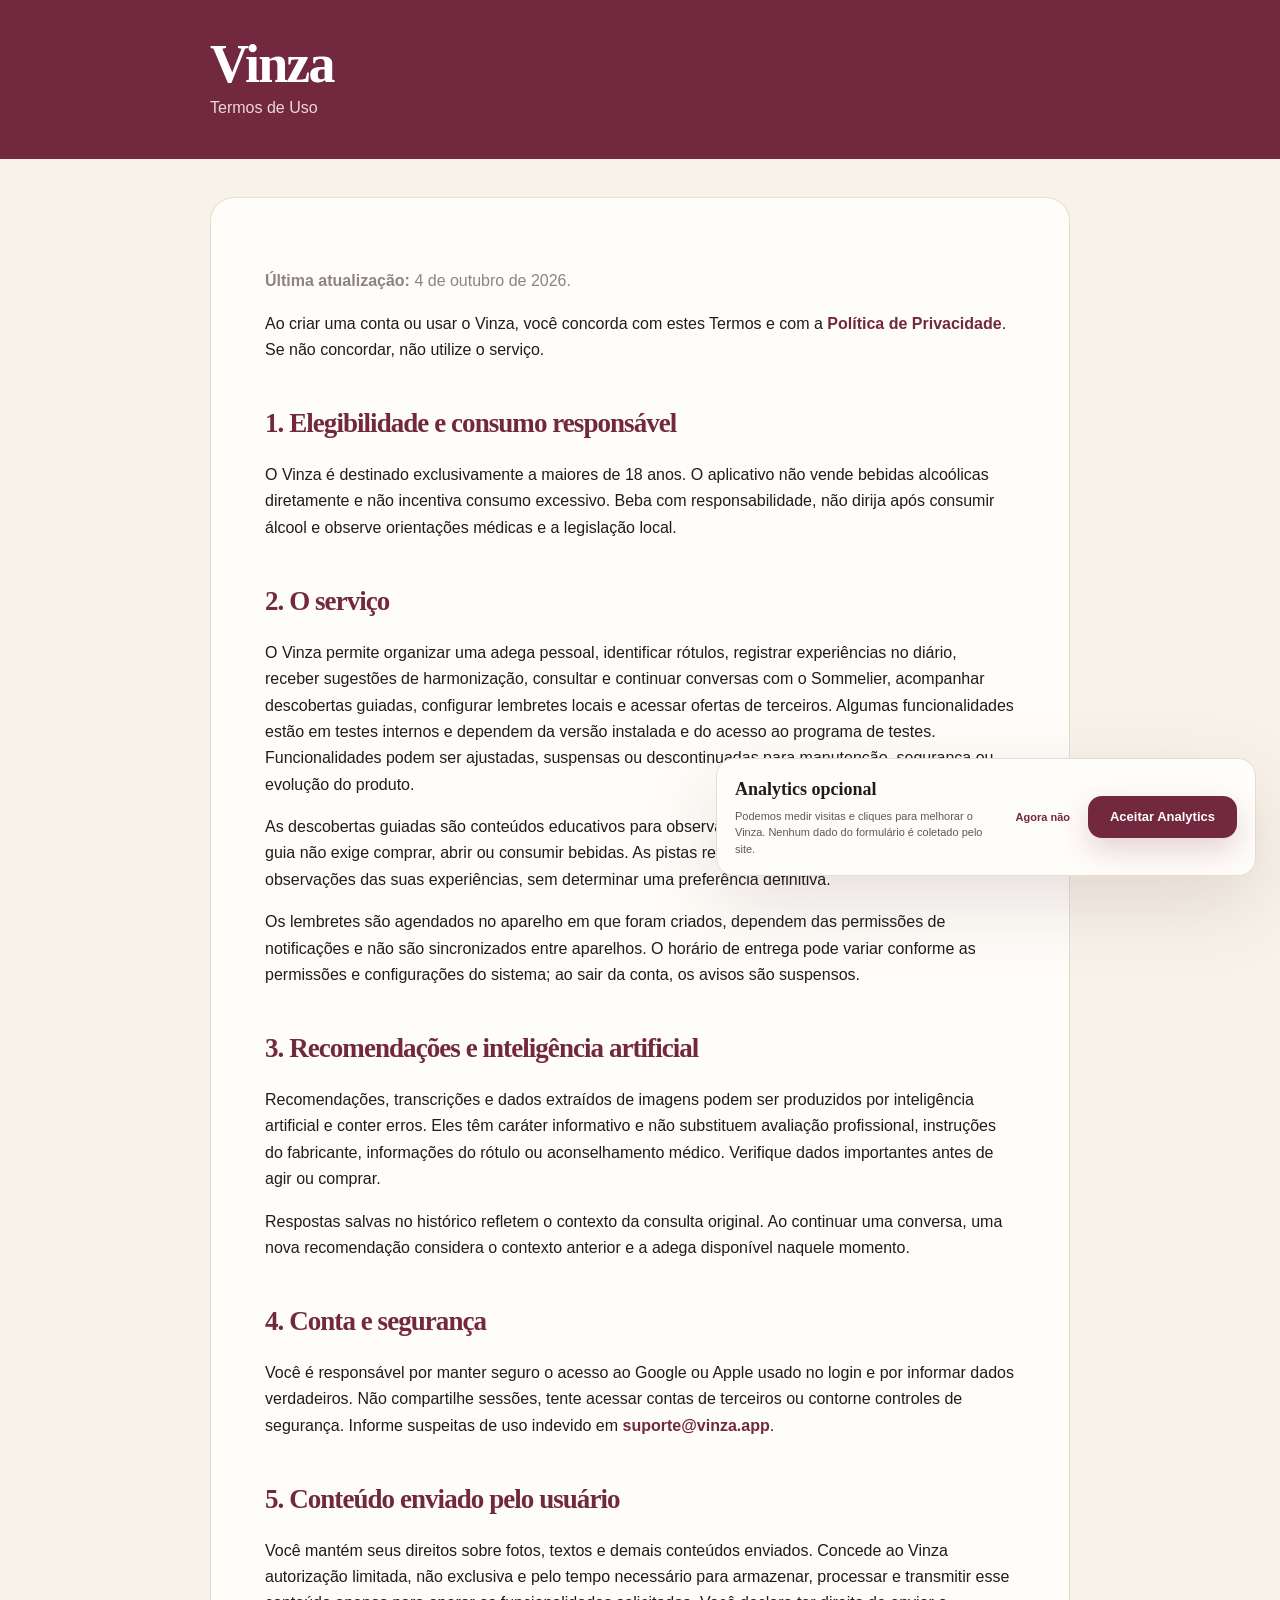
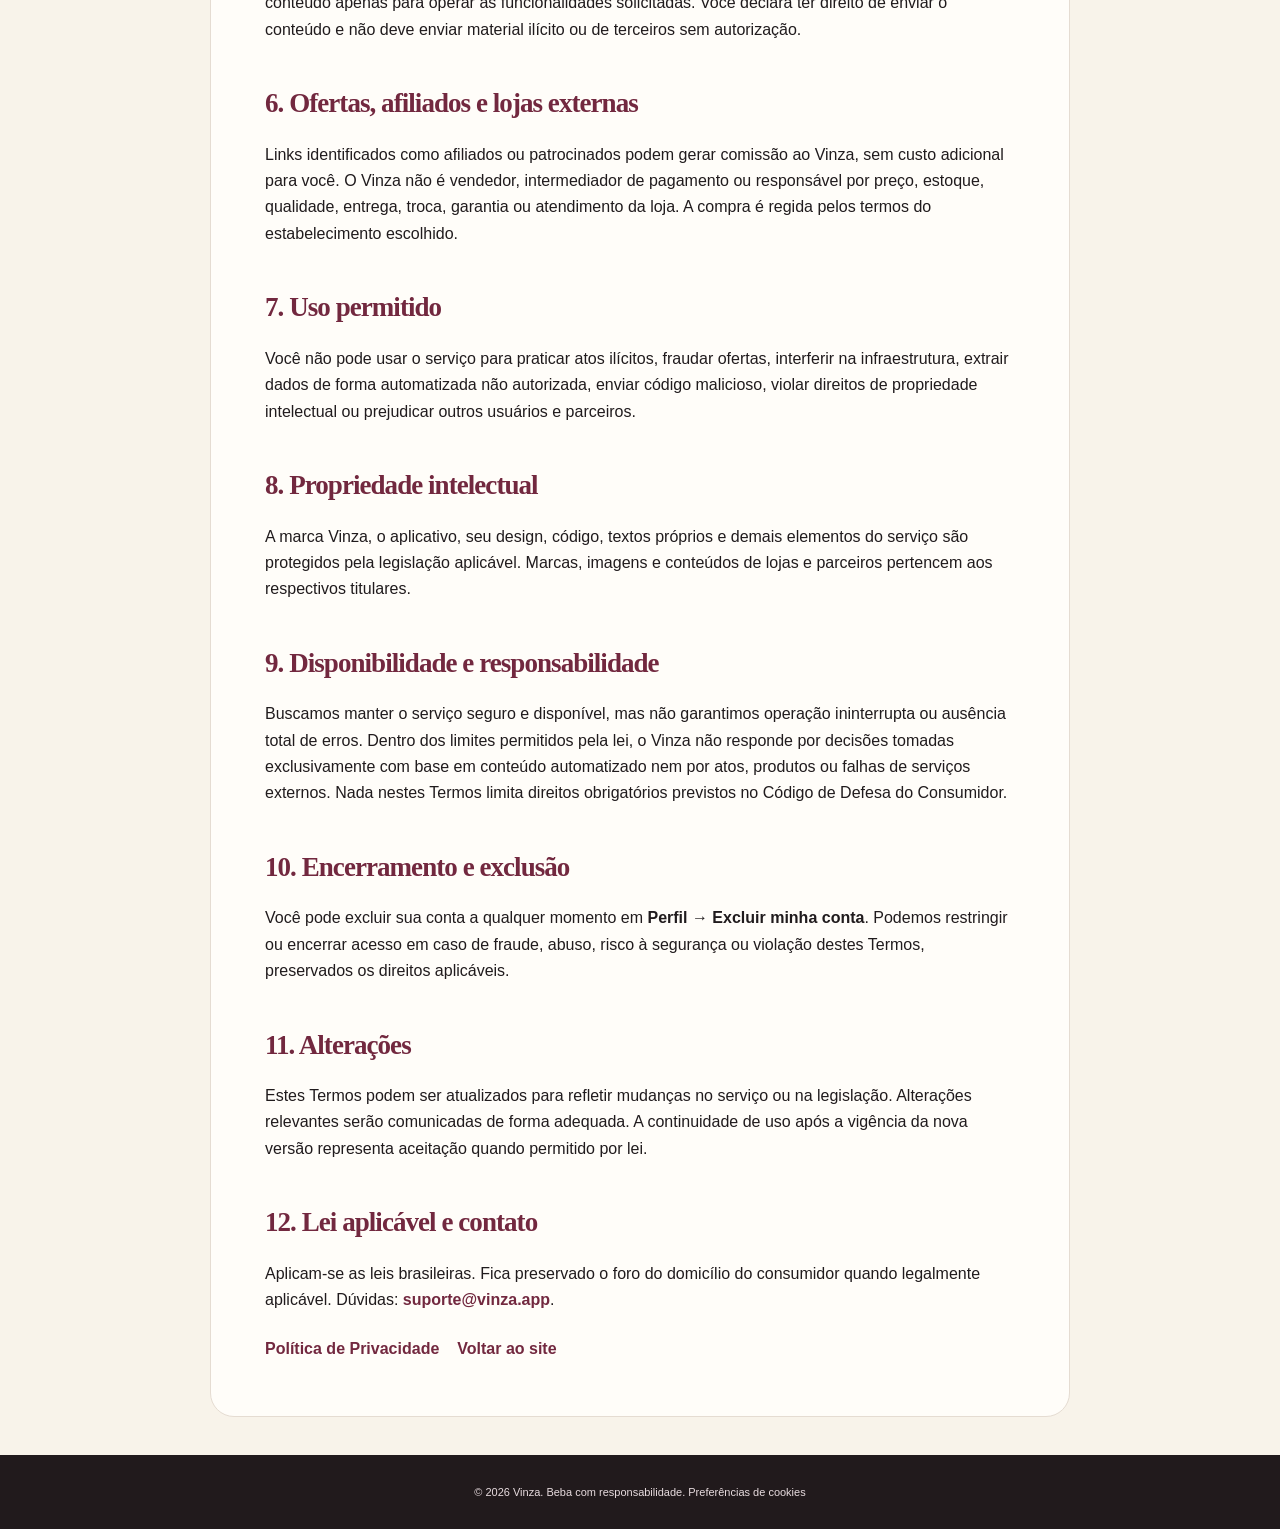
<file: terms.html>
<!doctype html>
<html lang="pt-BR">
<head>
  <meta charset="utf-8">
  <meta name="viewport" content="width=device-width, initial-scale=1">
  <title>Termos de Uso — Vinza</title>
  <meta name="description" content="Condições para utilização do aplicativo Vinza.">
  <link rel="stylesheet" href="styles.css">
</head>
<body class="legal-page">
  <header><div>
    <h1><a href="index.html">Vinza</a></h1>
    <p>Termos de Uso</p>
  </div></header>
  <main>
    <p class="updated"><strong>Última atualização:</strong> 4 de outubro de 2026.</p>
    <p>Ao criar uma conta ou usar o Vinza, você concorda com estes Termos e com a <a href="privacy.html">Política de Privacidade</a>. Se não concordar, não utilize o serviço.</p>

    <h2>1. Elegibilidade e consumo responsável</h2>
    <p>O Vinza é destinado exclusivamente a maiores de 18 anos. O aplicativo não vende bebidas alcoólicas diretamente e não incentiva consumo excessivo. Beba com responsabilidade, não dirija após consumir álcool e observe orientações médicas e a legislação local.</p>

    <h2>2. O serviço</h2>
    <p>O Vinza permite organizar uma adega pessoal, identificar rótulos, registrar experiências no diário, receber sugestões de harmonização, consultar e continuar conversas com o Sommelier, acompanhar descobertas guiadas, configurar lembretes locais e acessar ofertas de terceiros. Algumas funcionalidades estão em testes internos e dependem da versão instalada e do acesso ao programa de testes. Funcionalidades podem ser ajustadas, suspensas ou descontinuadas para manutenção, segurança ou evolução do produto.</p>
    <p>As descobertas guiadas são conteúdos educativos para observar e comparar experiências. Concluir um guia não exige comprar, abrir ou consumir bebidas. As pistas reunidas a partir dos registros expressam observações das suas experiências, sem determinar uma preferência definitiva.</p>
    <p>Os lembretes são agendados no aparelho em que foram criados, dependem das permissões de notificações e não são sincronizados entre aparelhos. O horário de entrega pode variar conforme as permissões e configurações do sistema; ao sair da conta, os avisos são suspensos.</p>

    <h2>3. Recomendações e inteligência artificial</h2>
    <p>Recomendações, transcrições e dados extraídos de imagens podem ser produzidos por inteligência artificial e conter erros. Eles têm caráter informativo e não substituem avaliação profissional, instruções do fabricante, informações do rótulo ou aconselhamento médico. Verifique dados importantes antes de agir ou comprar.</p>
    <p>Respostas salvas no histórico refletem o contexto da consulta original. Ao continuar uma conversa, uma nova recomendação considera o contexto anterior e a adega disponível naquele momento.</p>

    <h2>4. Conta e segurança</h2>
    <p>Você é responsável por manter seguro o acesso ao Google ou Apple usado no login e por informar dados verdadeiros. Não compartilhe sessões, tente acessar contas de terceiros ou contorne controles de segurança. Informe suspeitas de uso indevido em <a href="mailto:suporte@vinza.app">suporte@vinza.app</a>.</p>

    <h2>5. Conteúdo enviado pelo usuário</h2>
    <p>Você mantém seus direitos sobre fotos, textos e demais conteúdos enviados. Concede ao Vinza autorização limitada, não exclusiva e pelo tempo necessário para armazenar, processar e transmitir esse conteúdo apenas para operar as funcionalidades solicitadas. Você declara ter direito de enviar o conteúdo e não deve enviar material ilícito ou de terceiros sem autorização.</p>

    <h2>6. Ofertas, afiliados e lojas externas</h2>
    <p>Links identificados como afiliados ou patrocinados podem gerar comissão ao Vinza, sem custo adicional para você. O Vinza não é vendedor, intermediador de pagamento ou responsável por preço, estoque, qualidade, entrega, troca, garantia ou atendimento da loja. A compra é regida pelos termos do estabelecimento escolhido.</p>

    <h2>7. Uso permitido</h2>
    <p>Você não pode usar o serviço para praticar atos ilícitos, fraudar ofertas, interferir na infraestrutura, extrair dados de forma automatizada não autorizada, enviar código malicioso, violar direitos de propriedade intelectual ou prejudicar outros usuários e parceiros.</p>

    <h2>8. Propriedade intelectual</h2>
    <p>A marca Vinza, o aplicativo, seu design, código, textos próprios e demais elementos do serviço são protegidos pela legislação aplicável. Marcas, imagens e conteúdos de lojas e parceiros pertencem aos respectivos titulares.</p>

    <h2>9. Disponibilidade e responsabilidade</h2>
    <p>Buscamos manter o serviço seguro e disponível, mas não garantimos operação ininterrupta ou ausência total de erros. Dentro dos limites permitidos pela lei, o Vinza não responde por decisões tomadas exclusivamente com base em conteúdo automatizado nem por atos, produtos ou falhas de serviços externos. Nada nestes Termos limita direitos obrigatórios previstos no Código de Defesa do Consumidor.</p>

    <h2>10. Encerramento e exclusão</h2>
    <p>Você pode excluir sua conta a qualquer momento em <strong>Perfil → Excluir minha conta</strong>. Podemos restringir ou encerrar acesso em caso de fraude, abuso, risco à segurança ou violação destes Termos, preservados os direitos aplicáveis.</p>

    <h2>11. Alterações</h2>
    <p>Estes Termos podem ser atualizados para refletir mudanças no serviço ou na legislação. Alterações relevantes serão comunicadas de forma adequada. A continuidade de uso após a vigência da nova versão representa aceitação quando permitido por lei.</p>

    <h2>12. Lei aplicável e contato</h2>
    <p>Aplicam-se as leis brasileiras. Fica preservado o foro do domicílio do consumidor quando legalmente aplicável. Dúvidas: <a href="mailto:suporte@vinza.app">suporte@vinza.app</a>.</p>
    <nav><a href="privacy.html">Política de Privacidade</a><a href="index.html">Voltar ao site</a></nav>
  </main>
  <footer>© 2026 Vinza. Beba com responsabilidade. <button class="footer-preferences" type="button" data-analytics-preferences>Preferências de cookies</button></footer>
  <aside class="consent-banner" data-consent-banner hidden aria-labelledby="consent-title">
    <div><strong id="consent-title">Analytics opcional</strong><p>Podemos medir visitas e cliques para melhorar o Vinza. Nenhum dado do formulário é coletado pelo site.</p></div>
    <div class="consent-actions"><button type="button" class="consent-decline" data-consent="denied">Agora não</button><button type="button" class="button" data-consent="granted">Aceitar Analytics</button></div>
  </aside>
  <script src="analytics-config.js"></script>
  <script src="script.js"></script>
</body>
</html>
</file>
<file: styles.css>
:root {
  color-scheme: light;
  --wine-900: #421724;
  --wine-800: #571c2e;
  --wine-700: #72283f;
  --wine-600: #87334e;
  --wine-100: #f0dce2;
  --wine-50: #f9eff2;
  --rose: #b64264;
  --gold: #c49a48;
  --cream: #f8f3ea;
  --cream-deep: #eee4d5;
  --surface: #fffdf9;
  --ink: #201b1d;
  --ink-soft: #5f5759;
  --muted: #8e8284;
  --border: #e5dcd2;
  --shadow: 0 28px 80px rgb(67 28 39 / .13);
}

* { box-sizing: border-box; }
html { scroll-behavior: smooth; }
body { margin: 0; overflow-x: hidden; background: var(--cream); color: var(--ink); font: 400 16px/1.65 Inter, -apple-system, BlinkMacSystemFont, "Segoe UI", sans-serif; }
body.menu-open { overflow: hidden; }
a { color: inherit; text-decoration: none; }
button { font: inherit; }
img { display: block; max-width: 100%; }
.container { width: min(1180px, calc(100% - 48px)); margin-inline: auto; }
.site-header { position: fixed; z-index: 50; top: 0; width: 100%; border-bottom: 1px solid rgb(114 40 63 / .08); background: rgb(248 243 234 / .88); backdrop-filter: blur(18px); }
.nav { display: flex; height: 76px; align-items: center; justify-content: space-between; }
.brand { display: inline-flex; align-items: center; gap: 10px; }
.brand img { width: 42px; height: 42px; border-radius: 12px; }
.brand span { font-family: Fraunces, Georgia, serif; font-size: 27px; font-weight: 600; letter-spacing: -.04em; }
.nav-links { display: flex; align-items: center; gap: 30px; color: var(--ink-soft); font-size: 13px; font-weight: 600; }
.nav-links > a:hover { color: var(--wine-700); }
.menu-button { display: none; width: 42px; height: 42px; place-items: center; border: 1px solid var(--border); border-radius: 12px; background: var(--surface); color: var(--wine-700); }
.menu-button svg { width: 22px; fill: none; stroke: currentColor; stroke-width: 1.8; stroke-linecap: round; }
.button { display: inline-flex; min-height: 52px; align-items: center; justify-content: center; gap: 18px; border: 0; border-radius: 14px; padding: 0 22px; background: var(--wine-700); color: white; font-size: 13px; font-weight: 700; box-shadow: 0 12px 30px rgb(114 40 63 / .2); transition: transform .2s ease, background .2s ease; }
.button:hover { background: var(--wine-800); transform: translateY(-2px); }
.button-small { min-height: 42px; padding-inline: 17px; box-shadow: none; }
.availability-note { margin: 18px 0 0; color: var(--wine-700); font-size: 13px; line-height: 1.6; }

.hero { position: relative; min-height: 820px; overflow: hidden; padding: 142px 0 88px; }
.hero::before { position: absolute; inset: 0; background: radial-gradient(circle at 82% 20%, rgb(182 66 100 / .12), transparent 30%), radial-gradient(circle at 9% 92%, rgb(196 154 72 / .10), transparent 26%); content: ''; pointer-events: none; }
.hero-grid { position: relative; display: grid; grid-template-columns: .9fr 1.1fr; gap: 76px; align-items: center; }
.eyebrow, .kicker { color: var(--wine-700); font-size: 10px; font-weight: 800; letter-spacing: .13em; text-transform: uppercase; }
.eyebrow { display: flex; align-items: center; gap: 10px; }
.eyebrow span { width: 7px; height: 7px; border-radius: 50%; background: var(--gold); box-shadow: 0 0 0 5px rgb(196 154 72 / .12); }
h1, h2, h3 { margin: 0; font-family: Fraunces, Georgia, serif; font-weight: 600; letter-spacing: -.035em; }
h1 { max-width: 650px; font-size: clamp(54px, 6.2vw, 82px); line-height: .98; }
h1 em { color: var(--wine-700); font-style: normal; }
.lead { max-width: 580px; margin: 28px 0 0; color: var(--ink-soft); font-size: 18px; line-height: 1.65; }
.hero-actions { display: flex; align-items: center; gap: 24px; margin-top: 34px; }
.text-link { border-bottom: 1px solid var(--wine-100); color: var(--wine-700); font-size: 13px; font-weight: 700; }
.hero-notes { display: flex; flex-wrap: wrap; gap: 10px 22px; margin-top: 28px; color: var(--muted); font-size: 10px; font-weight: 600; }
.hero-visual { position: relative; min-height: 650px; }
.halo { position: absolute; border-radius: 50%; }
.halo-one { top: 28px; right: 0; width: 500px; height: 500px; border: 1px solid rgb(114 40 63 / .12); }
.halo-two { top: 102px; right: 74px; width: 350px; height: 350px; background: rgb(255 253 249 / .55); box-shadow: inset 0 0 0 1px rgb(114 40 63 / .06); }
.phone { position: absolute; z-index: 3; top: 0; left: 50%; width: 314px; min-height: 646px; overflow: hidden; border: 8px solid #251d20; border-radius: 42px; padding: 13px 15px 17px; background: #faf5ec; box-shadow: var(--shadow); transform: translateX(-50%) rotate(1.5deg); }
.phone-top { display: flex; align-items: center; justify-content: space-between; padding: 0 4px 11px; color: #5d5557; font-size: 7px; font-weight: 700; }
.phone-top i { width: 58px; height: 16px; border-radius: 99px; background: #251d20; }
.app-head { display: flex; align-items: flex-start; justify-content: space-between; padding: 5px 2px 14px; }
.app-head small { color: #756a6c; font-size: 8px; }
.app-head h2 { margin-top: 1px; font-size: 23px; }
.app-head p { margin: 1px 0 0; color: var(--muted); font-size: 7px; }
.app-head img { width: 34px; height: 34px; border-radius: 10px; }
.sommelier-card { border-radius: 22px; padding: 18px; background: linear-gradient(145deg, var(--wine-700), var(--wine-900)); color: white; box-shadow: 0 14px 28px rgb(72 24 39 / .22); }
.sommelier-card > small { color: #e8b9c7; font-size: 6px; font-weight: 800; letter-spacing: .12em; }
.sommelier-card h3 { margin-top: 7px; font-size: 24px; line-height: 1.05; }
.sommelier-card p { max-width: 220px; margin: 8px 0; color: #ead7dd; font-size: 8px; line-height: 1.5; }
.sommelier-card > div { display: flex; gap: 5px; }
.sommelier-card > div span { border: 1px solid rgb(255 255 255 / .18); border-radius: 99px; padding: 4px 7px; color: #f3e8eb; font-size: 6px; }
.sommelier-card .preview-action { display: flex; width: 100%; align-items: center; justify-content: space-between; margin-top: 12px; border-radius: 9px; padding: 9px 11px; background: white; color: var(--wine-700); font-size: 8px; font-weight: 800; }
.cellar-summary { display: grid; grid-template-columns: repeat(3, 1fr); margin-top: 11px; border: 1px solid var(--border); border-radius: 14px; padding: 12px; background: white; }
.cellar-summary div { display: flex; flex-direction: column; align-items: center; border-right: 1px solid var(--border); }
.cellar-summary div:last-child { border: 0; }
.cellar-summary b { color: var(--wine-700); font-family: Fraunces, serif; font-size: 17px; }
.cellar-summary span { color: var(--muted); font-size: 6px; }
.insight { display: grid; grid-template-columns: 30px 1fr; gap: 9px; margin-top: 10px; border: 1px solid var(--border); border-radius: 14px; padding: 12px; background: #fffdfa; }
.insight > span { display: grid; width: 30px; height: 30px; place-items: center; border-radius: 9px; background: var(--wine-50); color: var(--wine-700); }
.insight small { display: block; color: var(--wine-700); font-size: 5px; font-weight: 800; letter-spacing: .1em; }
.insight strong { display: block; margin: 2px 0; font: 600 10px Fraunces, serif; }
.insight p { margin: 0; color: var(--muted); font-size: 6px; }
.app-nav { position: absolute; right: 0; bottom: 0; left: 0; display: flex; height: 55px; align-items: center; justify-content: space-around; border-top: 1px solid var(--border); background: #fffdfa; color: var(--muted); }
.app-nav span { display: grid; gap: 1px; place-items: center; font-size: 13px; }
.app-nav span:first-child { color: var(--wine-700); }
.app-nav small { font-size: 5px; }
.match-float, .bottle-float { position: absolute; z-index: 5; border: 1px solid rgb(114 40 63 / .12); background: rgb(255 253 249 / .94); box-shadow: 0 18px 45px rgb(67 28 39 / .15); backdrop-filter: blur(12px); }
.match-float { top: 85px; right: -6px; display: flex; width: 128px; height: 128px; flex-direction: column; align-items: center; justify-content: center; border-radius: 50%; transform: rotate(5deg); }
.match-float small { color: var(--wine-700); font-size: 6px; font-weight: 800; letter-spacing: .08em; }
.match-float strong { color: var(--wine-700); font: 600 37px Fraunces, serif; line-height: 1; }
.match-float span { color: var(--muted); font-size: 7px; }
.bottle-float { bottom: 76px; left: -12px; display: grid; width: 205px; grid-template-columns: 38px 1fr; align-items: center; gap: 10px; border-radius: 16px; padding: 12px; transform: rotate(-3deg); }
.bottle-float > span { display: grid; width: 38px; height: 38px; place-items: center; border-radius: 11px; background: var(--wine-700); color: white; font: 600 18px Fraunces, serif; }
.bottle-float strong, .bottle-float small { display: block; }
.bottle-float strong { font-size: 9px; }
.bottle-float small { color: var(--muted); font-size: 6px; line-height: 1.4; }

.promise-strip { border-block: 1px solid var(--border); padding: 28px 0; background: var(--surface); }
.promise-strip .container { display: flex; align-items: baseline; justify-content: center; gap: 15px; }
.promise-strip p { margin: 0 18px 0 0; color: var(--muted); font-size: 11px; font-weight: 700; text-transform: uppercase; letter-spacing: .09em; }
.promise-strip span { color: var(--wine-700); font: 600 24px Fraunces, serif; }
.promise-strip i { color: var(--gold); }
.section { padding: 112px 0; }
.section-heading { display: grid; max-width: 920px; grid-template-columns: .72fr 1.28fr; gap: 12px 55px; margin: 0 auto 64px; }
.section-heading .kicker { grid-column: 1 / -1; }
.section-heading h2 { font-size: clamp(38px, 5vw, 58px); line-height: 1.06; }
.section-heading > p:last-child { align-self: end; margin: 0 0 7px; color: var(--ink-soft); }
.discoveries-section { background: var(--cream-deep); }
.discovery-grid { display: grid; grid-template-columns: repeat(3, 1fr); gap: 18px; }
.discovery-card { display: flex; flex-direction: column; border: 1px solid var(--border); border-radius: 24px; padding: 30px; background: var(--surface); }
.guide-meta { display: flex; justify-content: space-between; gap: 12px; margin: 0; color: var(--wine-700); font-size: 11px; font-weight: 700; }
.guide-meta span { color: var(--ink-soft); font-weight: 400; }
.guide-symbol { display: grid; width: 54px; height: 54px; place-items: center; margin: 32px 0 24px; border: 1px solid var(--wine-100); border-radius: 16px; background: var(--wine-50); color: var(--wine-700); font: 600 22px Fraunces, serif; }
.discovery-card h3 { font-size: 29px; line-height: 1.12; }
.discovery-card > p:not(.guide-meta) { color: var(--ink-soft); font-size: 13px; }
.discovery-card .guide-footer { margin: auto 0 0; border-top: 1px solid var(--border); padding-top: 18px; font-size: 11px; }
.discovery-invitation { display: flex; align-items: center; justify-content: space-between; gap: 36px; margin-top: 32px; }
.discovery-invitation > div { max-width: 740px; }
.discovery-invitation h3 { font-size: 26px; line-height: 1.2; }
.discovery-invitation p { margin-bottom: 0; color: var(--ink-soft); font-size: 13px; }
.discovery-invitation .button { flex-shrink: 0; }
.release-note { margin: 24px 0 0; color: var(--ink-soft); font-size: 11px; }
.feature-grid { display: grid; grid-template-columns: 1.08fr .92fr; gap: 18px; }
.feature { position: relative; overflow: hidden; min-height: 470px; border: 1px solid var(--border); border-radius: 26px; padding: 38px; background: var(--surface); }
.feature-number { display: block; margin-bottom: 45px; color: var(--wine-600); font-size: 9px; font-weight: 800; letter-spacing: .1em; }
.feature-copy small { color: var(--wine-600); font-size: 8px; font-weight: 800; letter-spacing: .11em; }
.feature-copy h3 { max-width: 520px; margin: 8px 0 13px; font-size: clamp(28px, 3vw, 38px); line-height: 1.12; }
.feature-copy p { max-width: 540px; margin: 0; color: var(--ink-soft); font-size: 13px; }
.feature-diary { background: #fffaf4; }
.diary-demo { margin-top: 28px; border: 1px solid var(--border); border-radius: 16px; padding: 18px; background: white; }
.diary-demo small, .diary-demo strong, .diary-demo > div:first-child > span { display: block; }
.diary-demo small { color: var(--wine-700); font-size: 8px; font-weight: 800; letter-spacing: .08em; }
.diary-demo strong { margin: 6px 0; font: 600 23px Fraunces, serif; }
.diary-demo > div:first-child > span { color: var(--ink-soft); font-size: 11px; }
.diary-tags { display: flex; flex-wrap: wrap; gap: 6px; margin-top: 14px; }
.diary-tags span { border-radius: 99px; padding: 5px 9px; background: var(--wine-50); color: var(--wine-700); font-size: 10px; }
.feature-detail { margin-bottom: 0; color: var(--ink-soft); font-size: 11px; }
.feature-cellar { grid-column: 1 / -1; display: grid; grid-template-columns: .78fr 1.22fr; gap: 62px; align-items: center; background: #fffaf4; }
.feature-cellar .feature-number { position: absolute; top: 38px; left: 38px; }
.bottle-list { display: grid; gap: 9px; transform: rotate(1deg); }
.bottle-list > div { display: grid; grid-template-columns: 38px 1fr 30px; align-items: center; gap: 12px; border: 1px solid var(--border); border-radius: 14px; padding: 13px; background: white; box-shadow: 0 8px 22px rgb(67 28 39 / .06); }
.wine-bottle { position: relative; display: block; width: 18px; height: 43px; margin: auto; border-radius: 5px 5px 7px 7px; background: var(--wine-800); }
.wine-bottle::before { position: absolute; top: -8px; left: 6px; width: 6px; height: 10px; border-radius: 2px 2px 0 0; background: inherit; content: ''; }
.wine-bottle.pale { background: #b8a66b; }
.wine-bottle.gold { background: #d39a68; }
.bottle-list strong, .bottle-list small { display: block; }
.bottle-list strong { font-size: 11px; }
.bottle-list small { color: var(--muted); font-size: 8px; }
.bottle-list b { display: grid; width: 27px; height: 27px; place-items: center; border-radius: 50%; background: var(--wine-50); color: var(--wine-700); font-size: 9px; }
.feature-today { background: var(--wine-900); color: white; }
.feature-today .feature-number, .feature-today .feature-copy small { color: #dfa3b4; }
.feature-today .feature-copy p { color: #d8c3ca; }
.prompt-demo { display: flex; align-items: center; gap: 10px; margin-top: 32px; border: 1px solid rgb(255 255 255 / .12); border-radius: 13px; padding: 12px; background: rgb(255 255 255 / .07); }
.prompt-demo > span { font-size: 17px; }
.prompt-demo p { flex: 1; margin: 0; color: #f7eaf0; font-size: 9px; }
.prompt-demo b { color: #dfa3b4; }
.recommend-demo { margin: 9px 0 0 30px; border-radius: 14px; padding: 15px; background: #fff9f3; color: var(--ink); box-shadow: 0 12px 30px rgb(0 0 0 / .18); transform: rotate(-1deg); }
.recommend-demo small { color: var(--wine-700); font-size: 6px; font-weight: 800; letter-spacing: .09em; }
.recommend-demo strong { display: block; margin: 4px 0; font: 600 16px Fraunces, serif; }
.recommend-demo p { margin: 0; color: var(--muted); font-size: 7px; }
.feature-open { background: var(--wine-50); }
.open-status { display: flex; align-items: center; gap: 12px; margin-top: 28px; border-top: 1px solid #dfc5cd; padding-top: 20px; }
.open-status i { width: 9px; height: 9px; border-radius: 50%; background: var(--gold); box-shadow: 0 0 0 7px rgb(196 154 72 / .12); }
.open-status small, .open-status strong { display: block; }
.open-status small { color: var(--muted); font-size: 7px; font-weight: 700; }
.open-status strong { color: var(--wine-700); font: 600 17px Fraunces, serif; }
.reminder-note { display: block; max-width: 360px; margin-top: 8px; color: var(--ink-soft); font-size: 11px; }
.feature-offers { min-height: 420px; background: #fffaf4; }
.offer-demo { display: grid; grid-template-columns: 75px 1fr; gap: 14px; margin-top: 24px; border: 1px solid var(--border); border-radius: 15px; padding: 12px; background: white; }
.offer-art { display: grid; min-height: 92px; place-items: center; border-radius: 10px; background: var(--wine-700); color: #dfb77b; font: 600 10px Fraunces, serif; letter-spacing: .09em; writing-mode: vertical-rl; }
.offer-demo small, .offer-demo strong, .offer-demo s, .offer-demo b { display: block; }
.offer-demo small { color: var(--wine-700); font-size: 6px; font-weight: 800; }
.offer-demo strong { margin: 5px 0; font-size: 10px; }
.offer-demo s { color: var(--muted); font-size: 7px; }
.offer-demo b { color: var(--wine-700); font: 600 17px Fraunces, serif; }
.affiliate-note { color: var(--muted); font-size: 7px; }

.intelligence { overflow: hidden; background: var(--wine-900); color: white; }
.intelligence-grid { display: grid; grid-template-columns: .95fr 1.05fr; gap: 95px; align-items: center; }
.taste-card { border: 1px solid rgb(255 255 255 / .18); border-radius: 28px; padding: 32px; background: rgb(255 255 255 / .08); box-shadow: 0 28px 65px rgb(0 0 0 / .2); transform: rotate(-1.3deg); }
.taste-head { display: flex; align-items: center; gap: 12px; padding-bottom: 20px; border-bottom: 1px solid rgb(255 255 255 / .12); }
.taste-head img { width: 50px; height: 50px; border-radius: 14px; }
.taste-head small, .taste-head strong { display: block; }
.taste-head small { color: #d9a5b5; font-size: 7px; font-weight: 800; letter-spacing: .1em; }
.taste-head strong { font: 600 20px Fraunces, serif; }
.taste-tags { display: flex; flex-wrap: wrap; gap: 7px; margin: 23px 0; }
.taste-tags span { border: 1px solid rgb(255 255 255 / .15); border-radius: 99px; padding: 6px 9px; color: #ead7dd; font-size: 8px; }
.taste-line { display: grid; grid-template-columns: 56px 1fr 78px; align-items: center; gap: 10px; margin: 14px 0; color: #cdb6be; font-size: 8px; }
.taste-line i { position: relative; display: block; height: 4px; border-radius: 99px; background: rgb(255 255 255 / .12); }
.taste-line i b { position: absolute; top: 50%; left: var(--score); width: 13px; height: 13px; border: 3px solid var(--wine-900); border-radius: 50%; background: #dfa3b4; transform: translate(-50%, -50%); }
.taste-line strong { color: white; font-size: 8px; text-align: right; }
.taste-card > p { margin: 24px 0 0; border-top: 1px solid rgb(255 255 255 / .12); padding-top: 17px; color: #bba4ac; font-size: 8px; }
.intelligence-copy .kicker { color: #dfa3b4; }
.intelligence-copy h2 { max-width: 610px; font-size: clamp(42px, 5vw, 61px); line-height: 1.06; }
.intelligence-copy > p:not(.kicker) { max-width: 600px; color: #cdb6be; font-size: 16px; }
.confidence-note { display: grid; max-width: 560px; grid-template-columns: 100px 1fr; align-items: center; gap: 22px; margin-top: 34px; border-top: 1px solid rgb(255 255 255 / .15); padding-top: 25px; }
.confidence-note > span { color: #dfa3b4; font: 600 48px Fraunces, serif; }
.confidence-note strong { font-size: 12px; }
.confidence-note p { margin: 3px 0 0; color: #a99099; font-size: 9px; }

.steps-section { background: var(--surface); }
.steps { display: grid; grid-template-columns: repeat(4, 1fr); border-block: 1px solid var(--border); }
.steps article { min-height: 270px; border-right: 1px solid var(--border); padding: 32px 27px; }
.steps article:last-child { border: 0; }
.steps span { display: grid; width: 38px; height: 38px; place-items: center; border: 1px solid var(--wine-100); border-radius: 50%; color: var(--wine-700); font-size: 8px; font-weight: 800; }
.steps h3 { margin: 68px 0 10px; font-size: 23px; line-height: 1.1; }
.steps p { margin: 0; color: var(--ink-soft); font-size: 11px; }
.trust-section { background: var(--cream-deep); }
.trust-grid { display: grid; grid-template-columns: .8fr 1.2fr; gap: 90px; }
.trust-copy h2 { max-width: 510px; font-size: clamp(38px, 4vw, 54px); line-height: 1.07; }
.trust-copy > p:last-child { max-width: 520px; color: var(--ink-soft); }
.trust-points { display: grid; grid-template-columns: repeat(2, 1fr); gap: 12px; }
.trust-points > div { display: grid; min-height: 160px; grid-template-columns: 38px 1fr; gap: 13px; border: 1px solid #dacdbc; border-radius: 18px; padding: 22px; background: rgb(255 253 249 / .52); }
.trust-points > div > span { display: grid; width: 36px; height: 36px; place-items: center; border-radius: 11px; background: var(--wine-50); color: var(--wine-700); }
.trust-points p { margin: 0; color: var(--ink-soft); font-size: 10px; }
.trust-points strong { display: block; margin-bottom: 6px; color: var(--ink); font-size: 12px; }
.faq-section { background: var(--surface); }
.faq-grid { display: grid; grid-template-columns: .8fr 1.2fr; gap: 80px; }
.faq-grid h2 { font-size: clamp(38px, 4vw, 54px); line-height: 1.07; }
.faq-grid > div > p:last-child { color: var(--ink-soft); font-size: 14px; }
.faq-list details { border-bottom: 1px solid var(--border); padding: 20px 0; }
.faq-list details:first-child { border-top: 1px solid var(--border); }
.faq-list summary { color: var(--wine-700); cursor: pointer; font-size: 15px; font-weight: 600; }
.faq-list details p { margin-bottom: 0; color: var(--ink-soft); font-size: 13px; }
section[id] { scroll-margin-top: 90px; }
.download-section { padding: 72px 0; background: var(--wine-700); }
.download-card { display: grid; grid-template-columns: 90px 1fr auto; align-items: center; gap: 32px; color: white; }
.download-card > img { width: 90px; height: 90px; border: 1px solid rgb(255 255 255 / .2); border-radius: 24px; }
.download-card .kicker { margin: 0; color: #e7b4c3; }
.download-card h2 { margin: 3px 0; font-size: clamp(32px, 4vw, 48px); }
.download-card p:last-child { margin: 0; color: #ead5dc; font-size: 12px; }
.button-light { background: white; color: var(--wine-700); box-shadow: none; }
.button-light:hover { background: var(--cream); color: var(--wine-800); }
footer { padding: 70px 0 30px; background: #211a1c; color: #e8dcdf; }
.footer-grid { display: grid; grid-template-columns: 1.7fr .65fr .65fr; gap: 50px; }
.footer-brand p { max-width: 360px; color: #9f9296; font-size: 12px; }
.footer-grid > div:not(.footer-brand) { display: grid; align-content: start; gap: 9px; color: #a99b9f; font-size: 11px; }
.footer-grid strong { margin-bottom: 7px; color: white; font-size: 11px; }
.footer-grid a:hover { color: white; }
.footer-preferences { border: 0; padding: 0; background: transparent; color: inherit; cursor: pointer; font: inherit; text-align: left; }
.footer-preferences:hover { color: white; }
.footer-bottom { display: flex; align-items: center; justify-content: space-between; gap: 30px; margin-top: 58px; border-top: 1px solid #3a3033; padding-top: 24px; color: #817579; font-size: 9px; }
.consent-banner { position: fixed; z-index: 100; right: 24px; bottom: 24px; display: grid; width: min(540px, calc(100% - 48px)); grid-template-columns: 1fr auto; align-items: center; gap: 22px; border: 1px solid var(--border); border-radius: 18px; padding: 18px; background: var(--surface); box-shadow: var(--shadow); }
.consent-banner[hidden] { display: none; }
.consent-banner strong { font: 600 18px Fraunces, serif; }
.consent-banner p { margin: 4px 0 0; color: var(--ink-soft); font-size: 11px; line-height: 1.5; }
.consent-actions { display: flex; align-items: center; gap: 8px; }
.consent-actions .button { min-height: 42px; white-space: nowrap; }
.consent-decline { min-height: 42px; border: 0; padding: 0 10px; background: transparent; color: var(--wine-700); cursor: pointer; font-size: 11px; font-weight: 700; }
.reveal { opacity: 0; transform: translateY(18px); transition: opacity .7s ease, transform .7s ease; }
.reveal.visible { opacity: 1; transform: none; }

/* Documentos legais */
body.legal-page header { position: static; background: var(--wine-700); }
body.legal-page > header { padding: 38px 20px; color: white; }
body.legal-page > header > div { width: min(860px, calc(100% - 40px)); margin: 0 auto; }
body.legal-page > header h1 { margin: 0; }
body.legal-page > header p { margin: 4px 0 0; color: #ecd8de; }
body.legal-page main { width: min(860px, calc(100% - 40px)); margin: 38px auto; border: 1px solid var(--border); border-radius: 24px; padding: clamp(26px, 5vw, 54px); background: var(--surface); }
body.legal-page h1 { font-size: clamp(36px, 6vw, 54px); }
body.legal-page h2 { margin-top: 38px; color: var(--wine-700); font-size: 27px; }
body.legal-page h3 { margin-top: 28px; }
body.legal-page .updated, body.legal-page .note { color: var(--muted); }
body.legal-page nav { display: flex; flex-wrap: wrap; gap: 18px; margin-top: 22px; }
body.legal-page nav a, body.legal-page main a { color: var(--wine-700); font-weight: 700; }
body.legal-page > footer { padding: 28px 20px; text-align: center; font-size: 11px; }

@media (max-width: 980px) {
  .hero-grid, .intelligence-grid, .trust-grid, .faq-grid { grid-template-columns: 1fr; }
  .hero-copy { text-align: center; }
  .hero-copy .eyebrow, .hero-actions, .hero-notes { justify-content: center; }
  .lead { margin-inline: auto; }
  .hero-visual { width: min(650px, 100%); margin: 20px auto 0; }
  .feature-grid { grid-template-columns: 1fr; }
  .feature-cellar { grid-column: auto; }
  .discovery-card { padding: 24px; }
  .discovery-invitation { align-items: flex-start; flex-direction: column; gap: 24px; }
  .faq-grid { gap: 32px; }
  .steps { grid-template-columns: repeat(2, 1fr); }
  .steps article:nth-child(2) { border-right: 0; }
  .steps article:nth-child(-n+2) { border-bottom: 1px solid var(--border); }
  .download-card { grid-template-columns: 72px 1fr; }
  .download-card > img { width: 72px; height: 72px; }
  .download-card .button { grid-column: 1 / -1; width: fit-content; }
}

@media (max-width: 720px) {
  .container { width: min(100% - 28px, 1180px); }
  .site-header { background: rgb(248 243 234 / .96); }
  .nav { height: 66px; }
  .brand img { width: 37px; height: 37px; }
  .brand span { font-size: 24px; }
  .menu-button { display: grid; }
  .nav-links { position: fixed; inset: 66px 0 auto; display: none; flex-direction: column; align-items: stretch; gap: 4px; border-bottom: 1px solid var(--border); padding: 18px 20px 25px; background: var(--cream); box-shadow: 0 18px 35px rgb(67 28 39 / .12); }
  .nav-links.open { display: flex; }
  .nav-links a { padding: 11px; text-align: center; }
  .hero { min-height: auto; padding: 115px 0 60px; }
  h1 { font-size: clamp(46px, 14vw, 64px); }
  .lead { font-size: 16px; }
  .hero-actions { flex-direction: column; }
  .hero-visual { min-height: 610px; transform: scale(.91); transform-origin: top center; }
  .match-float { right: -35px; }
  .bottle-float { left: -30px; }
  .promise-strip .container { flex-wrap: wrap; gap: 5px 10px; text-align: center; }
  .promise-strip p { width: 100%; margin: 0 0 4px; }
  .promise-strip span { font-size: 19px; }
  .section { padding: 78px 0; }
  .section-heading { display: block; margin-bottom: 40px; text-align: center; }
  .section-heading h2 { font-size: 40px; }
  .discovery-grid { grid-template-columns: 1fr; }
  .discovery-card .guide-footer { margin-top: 12px; }
  .discovery-invitation .button { width: 100%; }
  .faq-grid > div:first-child { text-align: center; }
  .feature, .feature-cellar { display: block; min-height: auto; padding: 28px; }
  .feature-number { position: static !important; margin-bottom: 30px; }
  .bottle-list { margin-top: 32px; }
  .feature-today, .feature-open, .feature-offers { min-height: 475px; }
  .intelligence-grid { gap: 58px; }
  .taste-card { padding: 23px; }
  .intelligence-copy { text-align: center; }
  .intelligence-copy h2 { font-size: 41px; }
  .confidence-note { grid-template-columns: 80px 1fr; text-align: left; }
  .confidence-note > span { font-size: 40px; }
  .steps { grid-template-columns: 1fr; }
  .steps article { min-height: 215px; border-right: 0; border-bottom: 1px solid var(--border); }
  .steps article:nth-child(2) { border-bottom: 1px solid var(--border); }
  .steps h3 { margin-top: 45px; }
  .trust-grid { gap: 38px; }
  .trust-copy { text-align: center; }
  .trust-points { grid-template-columns: 1fr; }
  .trust-points > div { min-height: 130px; }
  .download-card { grid-template-columns: 60px 1fr; gap: 18px; text-align: left; }
  .download-card > img { width: 60px; height: 60px; border-radius: 17px; }
  .download-card h2 { font-size: 31px; }
  .download-card .button { width: 100%; }
  .footer-grid { grid-template-columns: 1fr 1fr; }
  .footer-brand { grid-column: 1 / -1; }
  .footer-bottom { align-items: flex-start; flex-direction: column; }
  .consent-banner { right: 14px; bottom: 14px; width: calc(100% - 28px); grid-template-columns: 1fr; gap: 14px; }
  .consent-actions { justify-content: flex-end; }
}

@media (max-width: 390px) {
  .phone { width: 300px; }
  .match-float { right: -58px; transform: scale(.82); }
  .bottle-float { left: -48px; transform: rotate(-3deg) scale(.82); }
  .hero-visual { transform: scale(.84); }
  .taste-line { grid-template-columns: 45px 1fr 67px; }
}

@media (prefers-reduced-motion: reduce) {
  html { scroll-behavior: auto; }
  .reveal { opacity: 1; transform: none; transition: none; }
  .button { transition: none; }
}
</file>
